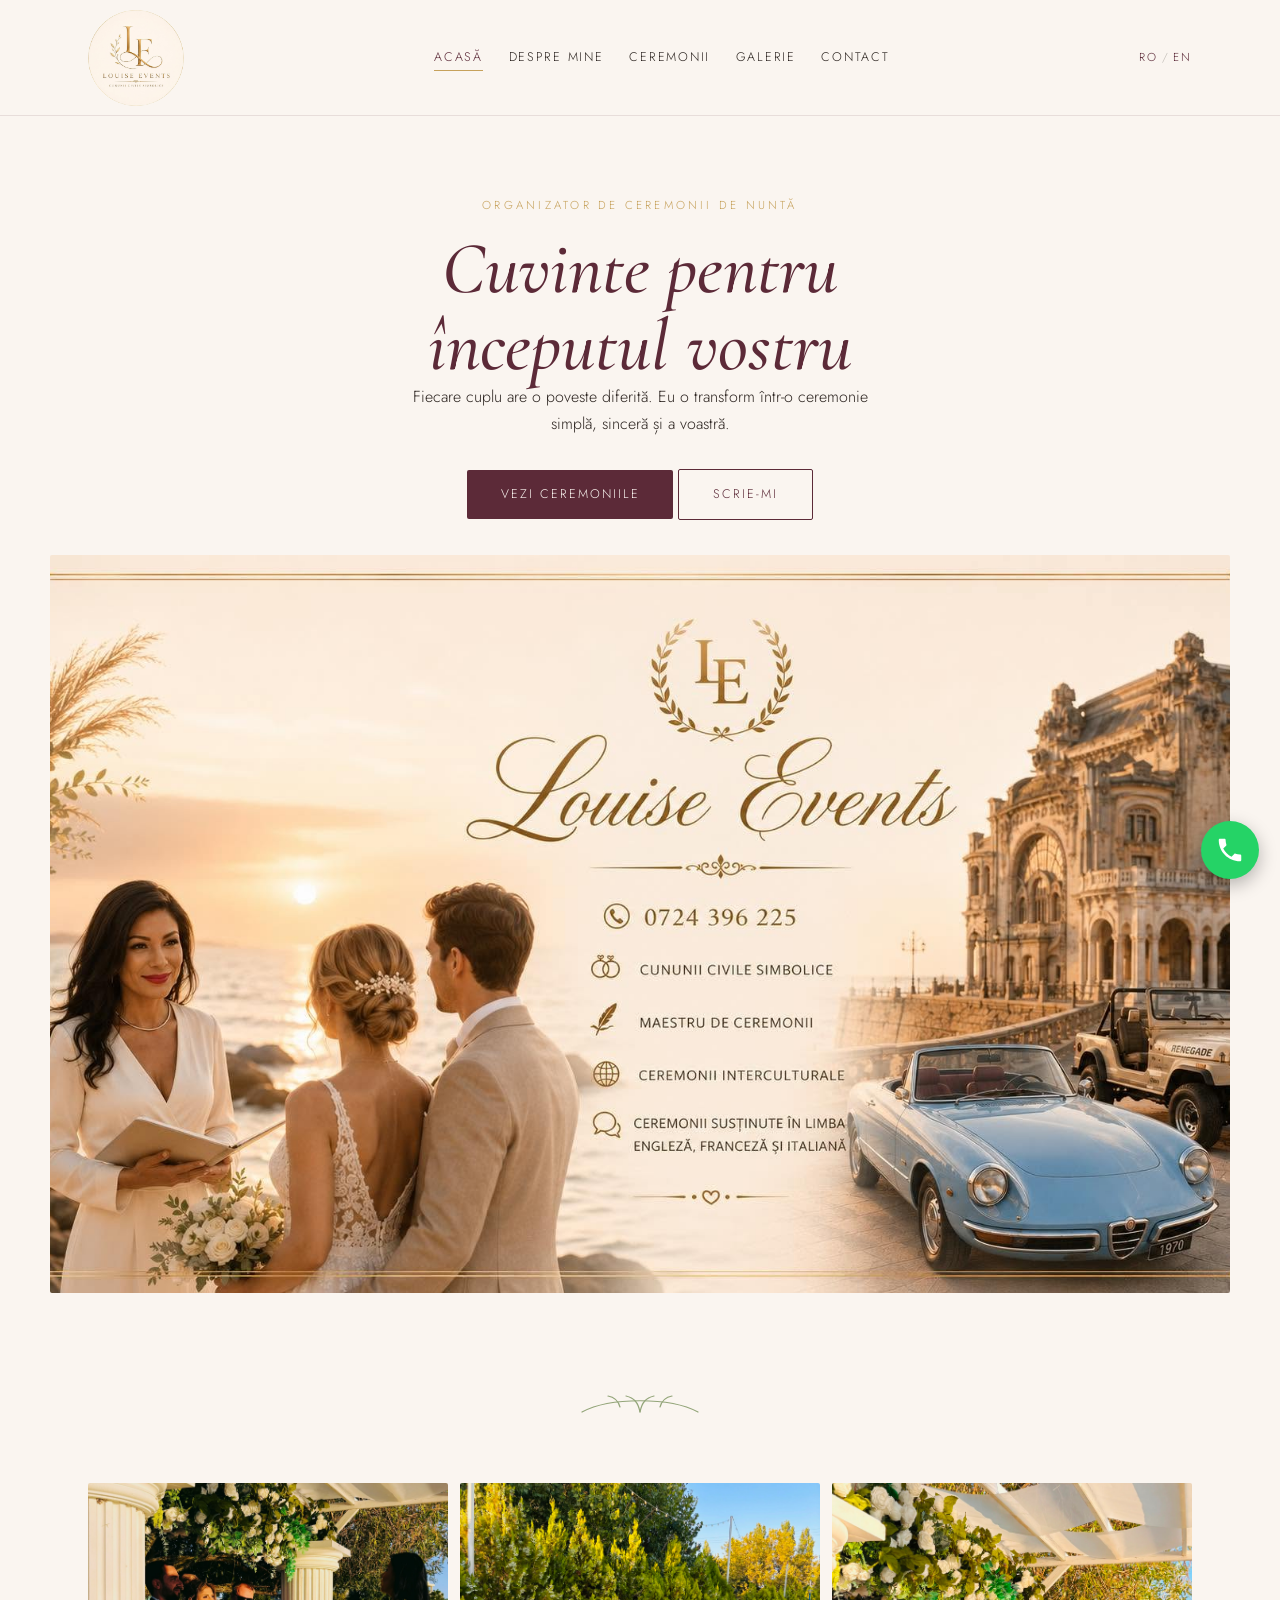
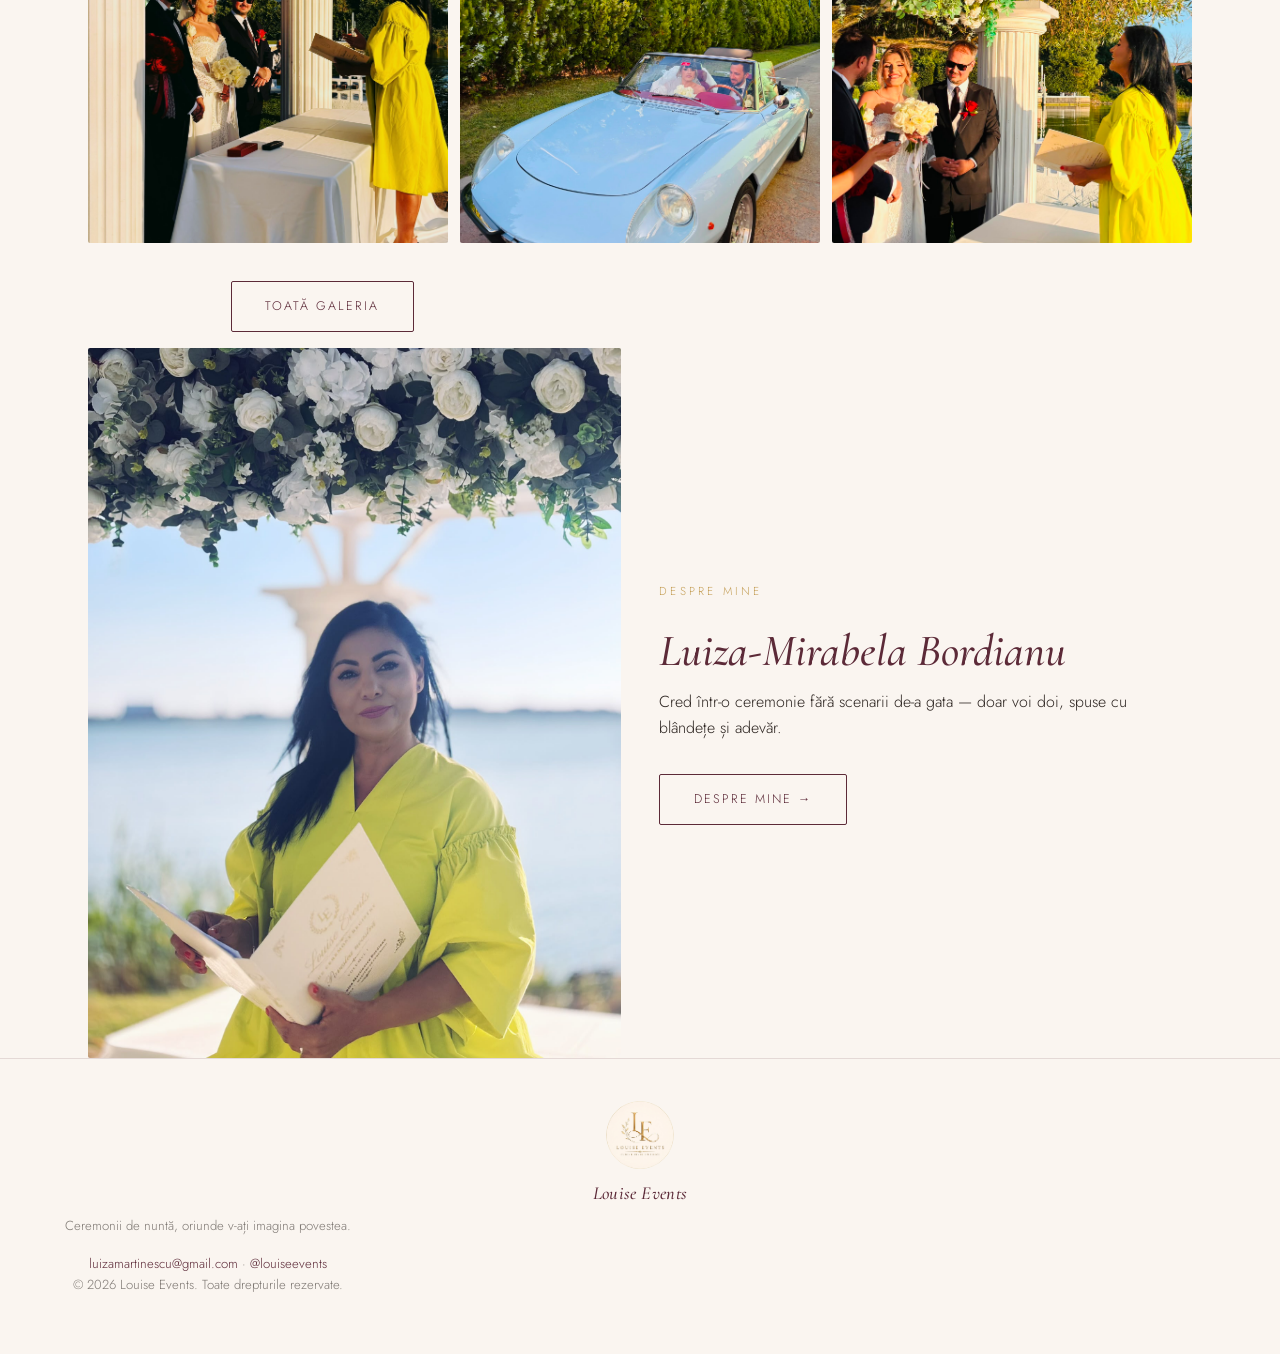
<file: index.html>
<!DOCTYPE html>
<html lang="ro">
<head>
<meta charset="UTF-8">
<meta name="viewport" content="width=device-width, initial-scale=1.0">
<title>Louise Events — Ceremonii de nuntă</title>
<meta name="description" content="Ceremonii de nuntă personalizate, rostite cu suflet — Louise Events.">
<link rel="stylesheet" href="css/style.css">
</head>
<body>

<header class="site">
  <div class="nav-inner">
    <a class="logotype" href="index.html"><img src="photos/louise-events-logo.jpg" alt="Louise Events" class="logo-mark"></a>
    <button class="nav-toggle" aria-label="Meniu" aria-expanded="false">☰</button>
    <nav>
      <ul>
        <li><a class="active" href="index.html">Acasă</a></li>
        <li><a href="despre.html">Despre mine</a></li>
        <li><a href="ceremonii.html">Ceremonii</a></li>
        <li><a href="galerie.html">Galerie</a></li>
        <li><a href="contact.html">Contact</a></li>
      </ul>
    </nav>
    <div class="lang-switch"><a href="index.html">RO</a><span>/</span><a href="en/index.html">EN</a></div>
  </div>
</header>

<main>
  <section class="hero wrap">
    <span class="eyebrow">Organizator de ceremonii de nuntă</span>
    <h1>Cuvinte pentru<br>începutul vostru</h1>
    <p class="center">Fiecare cuplu are o poveste diferită. Eu o transform într-o ceremonie simplă, sinceră și a voastră.</p>
    <div>
      <a class="btn" href="ceremonii.html">Vezi ceremoniile</a>
      <a class="btn ghost" href="contact.html">Scrie-mi</a>
    </div>
    <div class="photo ratio-hero" data-slot="hero-acasa.jpg" data-full="photos/hero-acasa.jpg" style="background-image:url('photos/hero-acasa.jpg'), var(--fallback-grad)"></div>
  </section>

  <div class="sprig" aria-hidden="true">
    <svg viewBox="0 0 120 40" fill="none" stroke="currentColor" stroke-width="1.2" stroke-linecap="round">
      <path d="M2 20 C 30 5, 90 5, 118 20"/>
      <path d="M60 20 C58 10 54 6 46 4"/>
      <path d="M60 20 C62 10 66 6 74 4"/>
      <path d="M40 15 C38 8 34 5 28 4"/>
      <path d="M80 15 C82 8 86 5 92 4"/>
    </svg>
  </div>

  <section class="wrap">
    <div class="gallery-grid">
      <div class="photo ratio-square" data-slot="acasa-teaser-01.jpg" data-full="photos/acasa-teaser-01.jpg" style="background-image:url('photos/acasa-teaser-01.jpg'), var(--fallback-grad)"></div>
      <div class="photo ratio-square" data-slot="acasa-teaser-02.jpg" data-full="photos/acasa-teaser-02.jpg" style="background-image:url('photos/acasa-teaser-02.jpg'), var(--fallback-grad)"></div>
      <div class="photo ratio-square" data-slot="acasa-teaser-03.jpg" data-full="photos/acasa-teaser-03.jpg" style="background-image:url('photos/acasa-teaser-03.jpg'), var(--fallback-grad)"></div>
    </div>
    <p class="center" style="margin-top:1.4rem"><a class="btn ghost" href="galerie.html">Toată galeria</a></p>
  </section>

  <section class="wrap grid grid-2">
    <div class="photo ratio-tall" data-slot="acasa-portret.jpg" data-full="photos/acasa-portret.jpg" style="background-image:url('photos/acasa-portret.jpg'), var(--fallback-grad)"></div>
    <div>
      <span class="eyebrow">Despre mine</span>
      <h2>Luiza-Mirabela Bordianu</h2>
      <p>Cred într-o ceremonie fără scenarii de-a gata — doar voi doi, spuse cu blândețe și adevăr.</p>
      <a class="btn ghost" href="despre.html">Despre mine →</a>
    </div>
  </section>
</main>

<footer class="site">
  <img src="photos/louise-events-logo.jpg" alt="Louise Events" class="logo-mark">
  <span class="logotype">Louise Events</span>
  <p>Ceremonii de nuntă, oriunde v-ați imagina povestea.</p>
  <p class="contact-line"><a href="mailto:luizamartinescu@gmail.com">luizamartinescu@gmail.com</a> · <a href="https://www.facebook.com/profile.php?id=61591984422690" target="_blank" rel="noopener">@louiseevents</a></p>
  <p>© 2026 Louise Events. Toate drepturile rezervate.</p>
</footer>

<script src="js/nav.js"></script>
<script src="js/lightbox.js"></script>
<a class="whatsapp-float" href="https://wa.me/40724396225?text=Buna!%20As%20vrea%20sa%20aflu%20mai%20multe%20despre%20ceremoniile%20Louise%20Events." target="_blank" rel="noopener" aria-label="Scrie pe WhatsApp"><svg viewBox="0 0 24 24" fill="white" aria-hidden="true"><path d="M6.6 10.8c1.4 2.8 3.8 5.1 6.6 6.6l2.2-2.2c.3-.3.7-.4 1-.2 1.1.4 2.3.6 3.6.6.6 0 1 .4 1 1V20c0 .6-.4 1-1 1C10.6 21 3 13.4 3 4c0-.6.4-1 1-1h3.5c.6 0 1 .4 1 1 0 1.3.2 2.5.6 3.6.1.3 0 .7-.2 1L6.6 10.8z"/></svg></a>
</body>
</html>
</file>
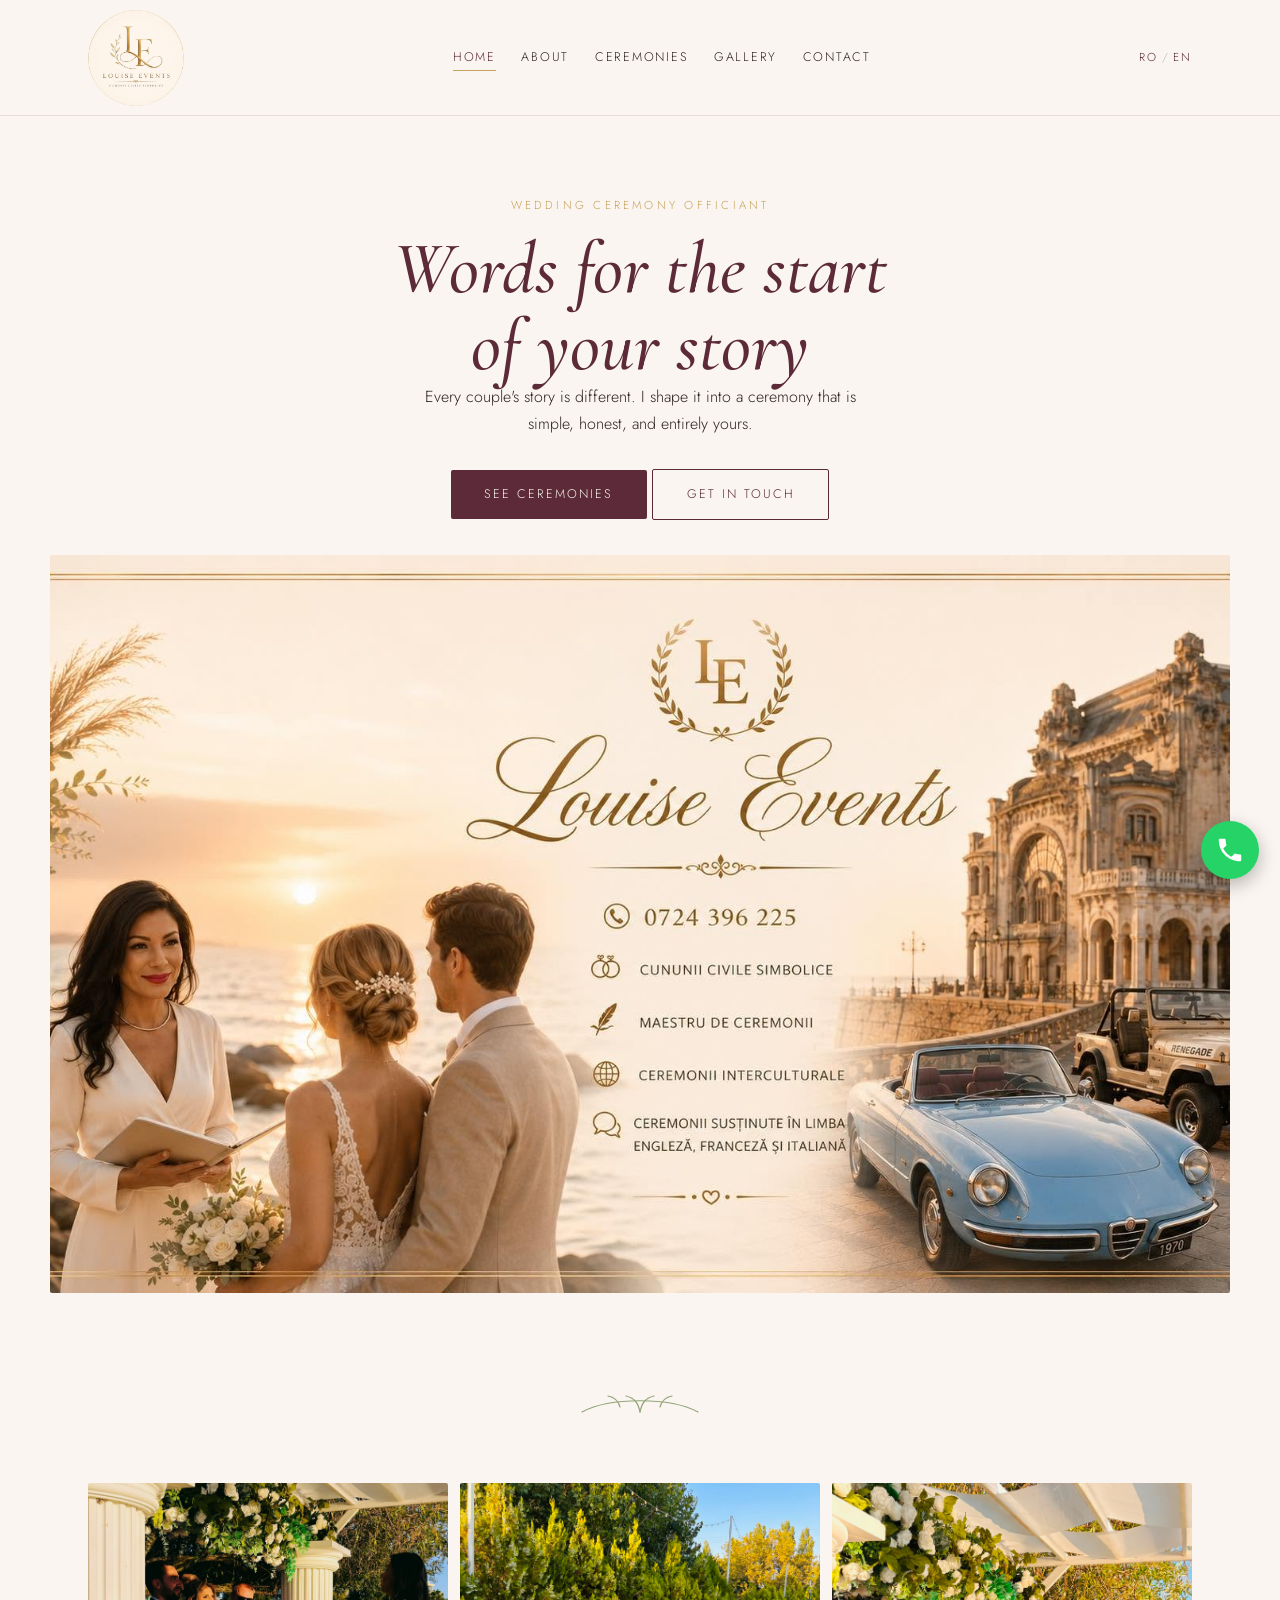
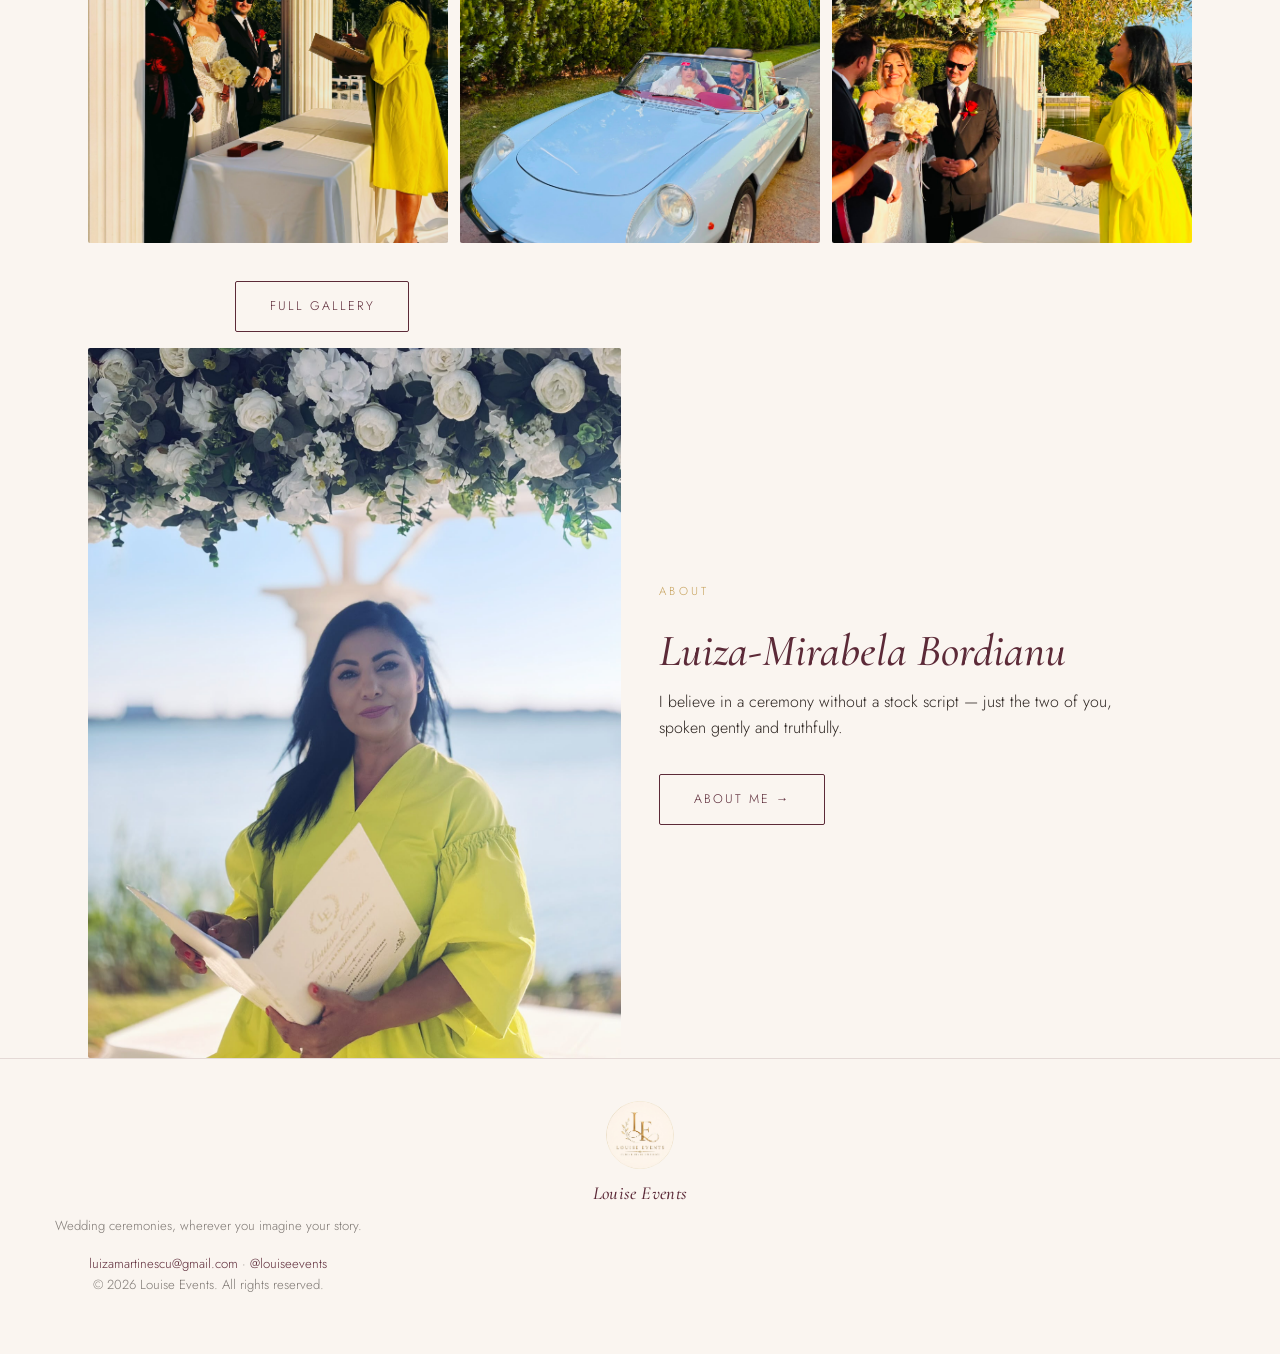
<file: en/index.html>
<!DOCTYPE html>
<html lang="en">
<head>
<meta charset="UTF-8">
<meta name="viewport" content="width=device-width, initial-scale=1.0">
<title>Louise Events — Wedding Ceremonies</title>
<meta name="description" content="Personalised wedding ceremonies, spoken from the heart — Louise Events.">
<link rel="stylesheet" href="../css/style.css">
</head>
<body>

<header class="site">
  <div class="nav-inner">
    <a class="logotype" href="index.html"><img src="../photos/louise-events-logo.jpg" alt="Louise Events" class="logo-mark"></a>
    <button class="nav-toggle" aria-label="Menu" aria-expanded="false">☰</button>
    <nav>
      <ul>
        <li><a class="active" href="index.html">Home</a></li>
        <li><a href="about.html">About</a></li>
        <li><a href="ceremonies.html">Ceremonies</a></li>
        <li><a href="gallery.html">Gallery</a></li>
        <li><a href="contact.html">Contact</a></li>
      </ul>
    </nav>
    <div class="lang-switch"><a href="../index.html">RO</a><span>/</span><a href="index.html">EN</a></div>
  </div>
</header>

<main>
  <section class="hero wrap">
    <span class="eyebrow">Wedding Ceremony Officiant</span>
    <h1>Words for the start<br>of your story</h1>
    <p class="center">Every couple's story is different. I shape it into a ceremony that is simple, honest, and entirely yours.</p>
    <div>
      <a class="btn" href="ceremonies.html">See ceremonies</a>
      <a class="btn ghost" href="contact.html">Get in touch</a>
    </div>
    <div class="photo ratio-hero" data-slot="hero-acasa.jpg" data-full="../photos/hero-acasa.jpg" style="background-image:url('../photos/hero-acasa.jpg'), var(--fallback-grad)"></div>
  </section>

  <div class="sprig" aria-hidden="true">
    <svg viewBox="0 0 120 40" fill="none" stroke="currentColor" stroke-width="1.2" stroke-linecap="round">
      <path d="M2 20 C 30 5, 90 5, 118 20"/>
      <path d="M60 20 C58 10 54 6 46 4"/>
      <path d="M60 20 C62 10 66 6 74 4"/>
      <path d="M40 15 C38 8 34 5 28 4"/>
      <path d="M80 15 C82 8 86 5 92 4"/>
    </svg>
  </div>

  <section class="wrap">
    <div class="gallery-grid">
      <div class="photo ratio-square" data-slot="acasa-teaser-01.jpg" data-full="../photos/acasa-teaser-01.jpg" style="background-image:url('../photos/acasa-teaser-01.jpg'), var(--fallback-grad)"></div>
      <div class="photo ratio-square" data-slot="acasa-teaser-02.jpg" data-full="../photos/acasa-teaser-02.jpg" style="background-image:url('../photos/acasa-teaser-02.jpg'), var(--fallback-grad)"></div>
      <div class="photo ratio-square" data-slot="acasa-teaser-03.jpg" data-full="../photos/acasa-teaser-03.jpg" style="background-image:url('../photos/acasa-teaser-03.jpg'), var(--fallback-grad)"></div>
    </div>
    <p class="center" style="margin-top:1.4rem"><a class="btn ghost" href="gallery.html">Full gallery</a></p>
  </section>

  <section class="wrap grid grid-2">
    <div class="photo ratio-tall" data-slot="acasa-portret.jpg" data-full="../photos/acasa-portret.jpg" style="background-image:url('../photos/acasa-portret.jpg'), var(--fallback-grad)"></div>
    <div>
      <span class="eyebrow">About</span>
      <h2>Luiza-Mirabela Bordianu</h2>
      <p>I believe in a ceremony without a stock script — just the two of you, spoken gently and truthfully.</p>
      <a class="btn ghost" href="about.html">About me →</a>
    </div>
  </section>
</main>

<footer class="site">
  <img src="../photos/louise-events-logo.jpg" alt="Louise Events" class="logo-mark">
  <span class="logotype">Louise Events</span>
  <p>Wedding ceremonies, wherever you imagine your story.</p>
  <p class="contact-line"><a href="mailto:luizamartinescu@gmail.com">luizamartinescu@gmail.com</a> · <a href="https://www.facebook.com/profile.php?id=61591984422690" target="_blank" rel="noopener">@louiseevents</a></p>
  <p>© 2026 Louise Events. All rights reserved.</p>
</footer>

<script src="../js/nav.js"></script>
<script src="../js/lightbox.js"></script>
<a class="whatsapp-float" href="https://wa.me/40724396225?text=Hello!%20I%20would%20like%20to%20find%20out%20more%20about%20Louise%20Events%20ceremonies." target="_blank" rel="noopener" aria-label="Message on WhatsApp"><svg viewBox="0 0 24 24" fill="white" aria-hidden="true"><path d="M6.6 10.8c1.4 2.8 3.8 5.1 6.6 6.6l2.2-2.2c.3-.3.7-.4 1-.2 1.1.4 2.3.6 3.6.6.6 0 1 .4 1 1V20c0 .6-.4 1-1 1C10.6 21 3 13.4 3 4c0-.6.4-1 1-1h3.5c.6 0 1 .4 1 1 0 1.3.2 2.5.6 3.6.1.3 0 .7-.2 1L6.6 10.8z"/></svg></a>
</body>
</html>
</file>
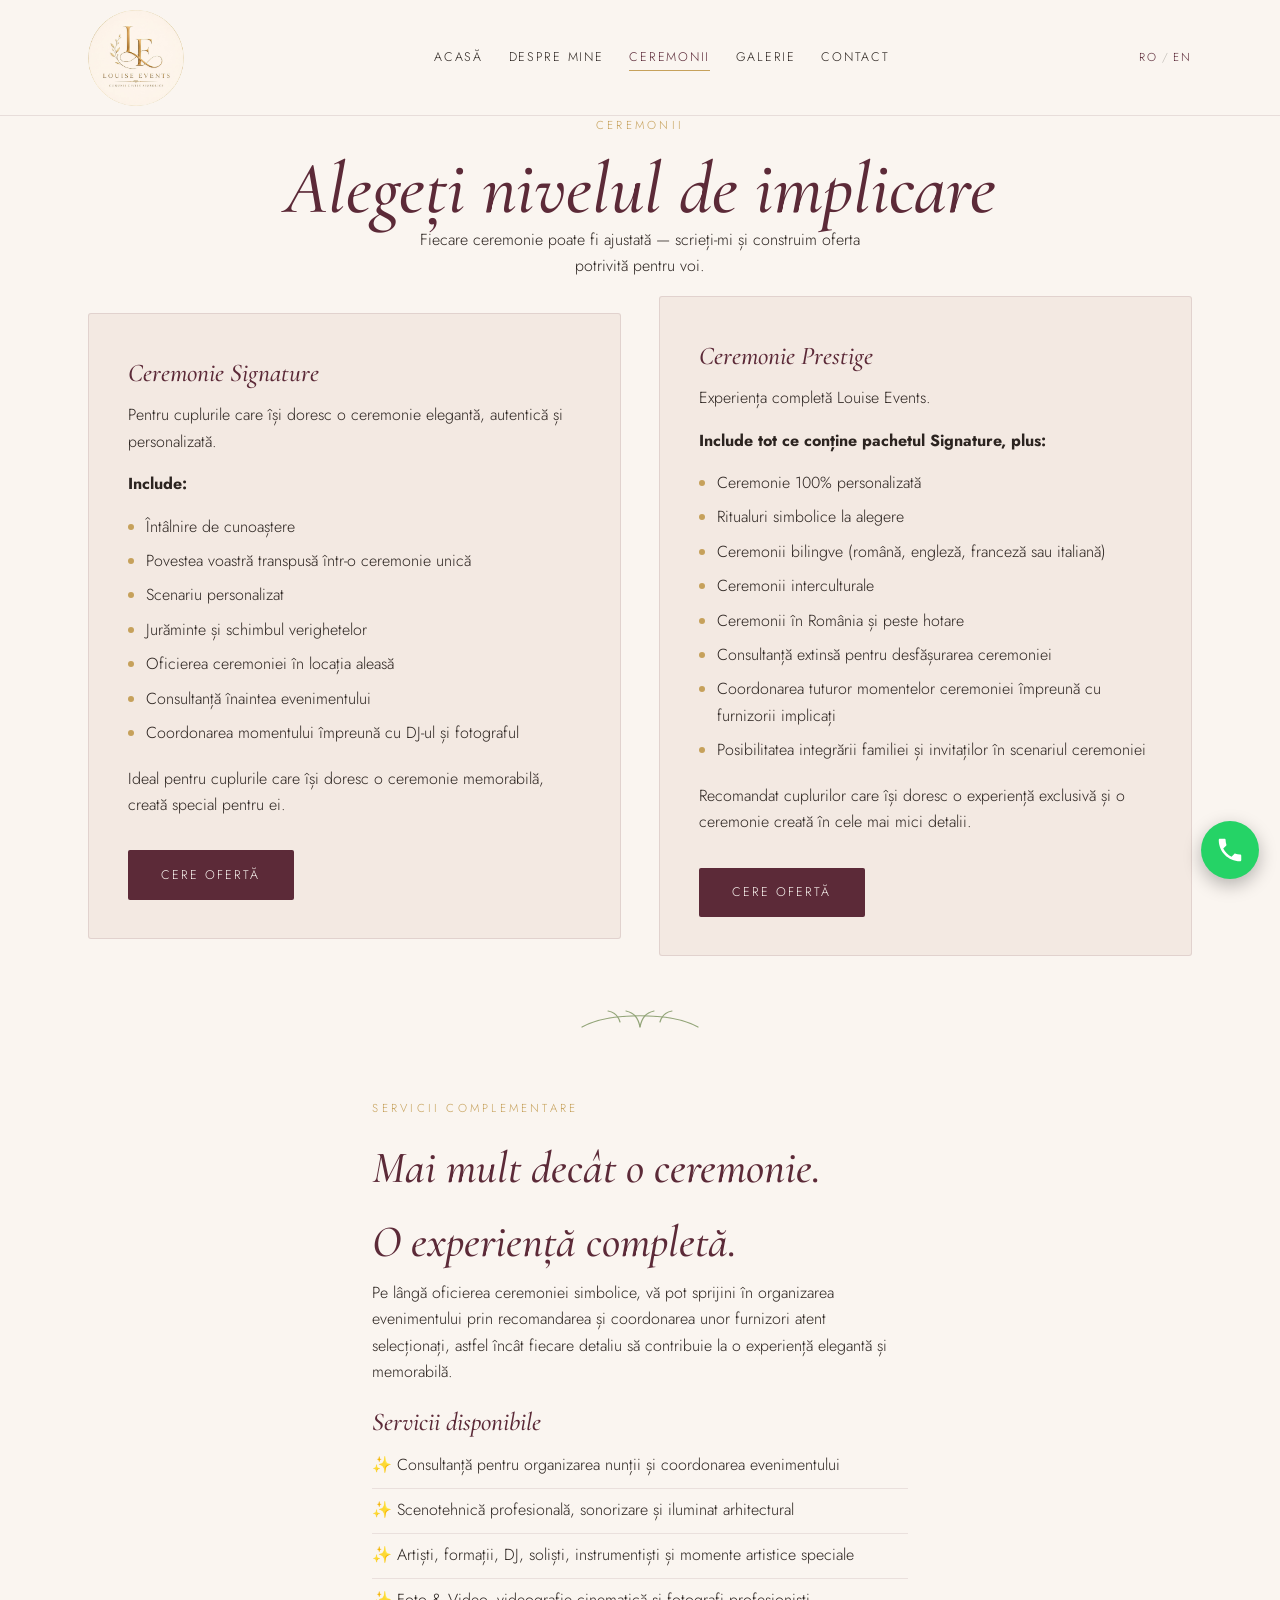
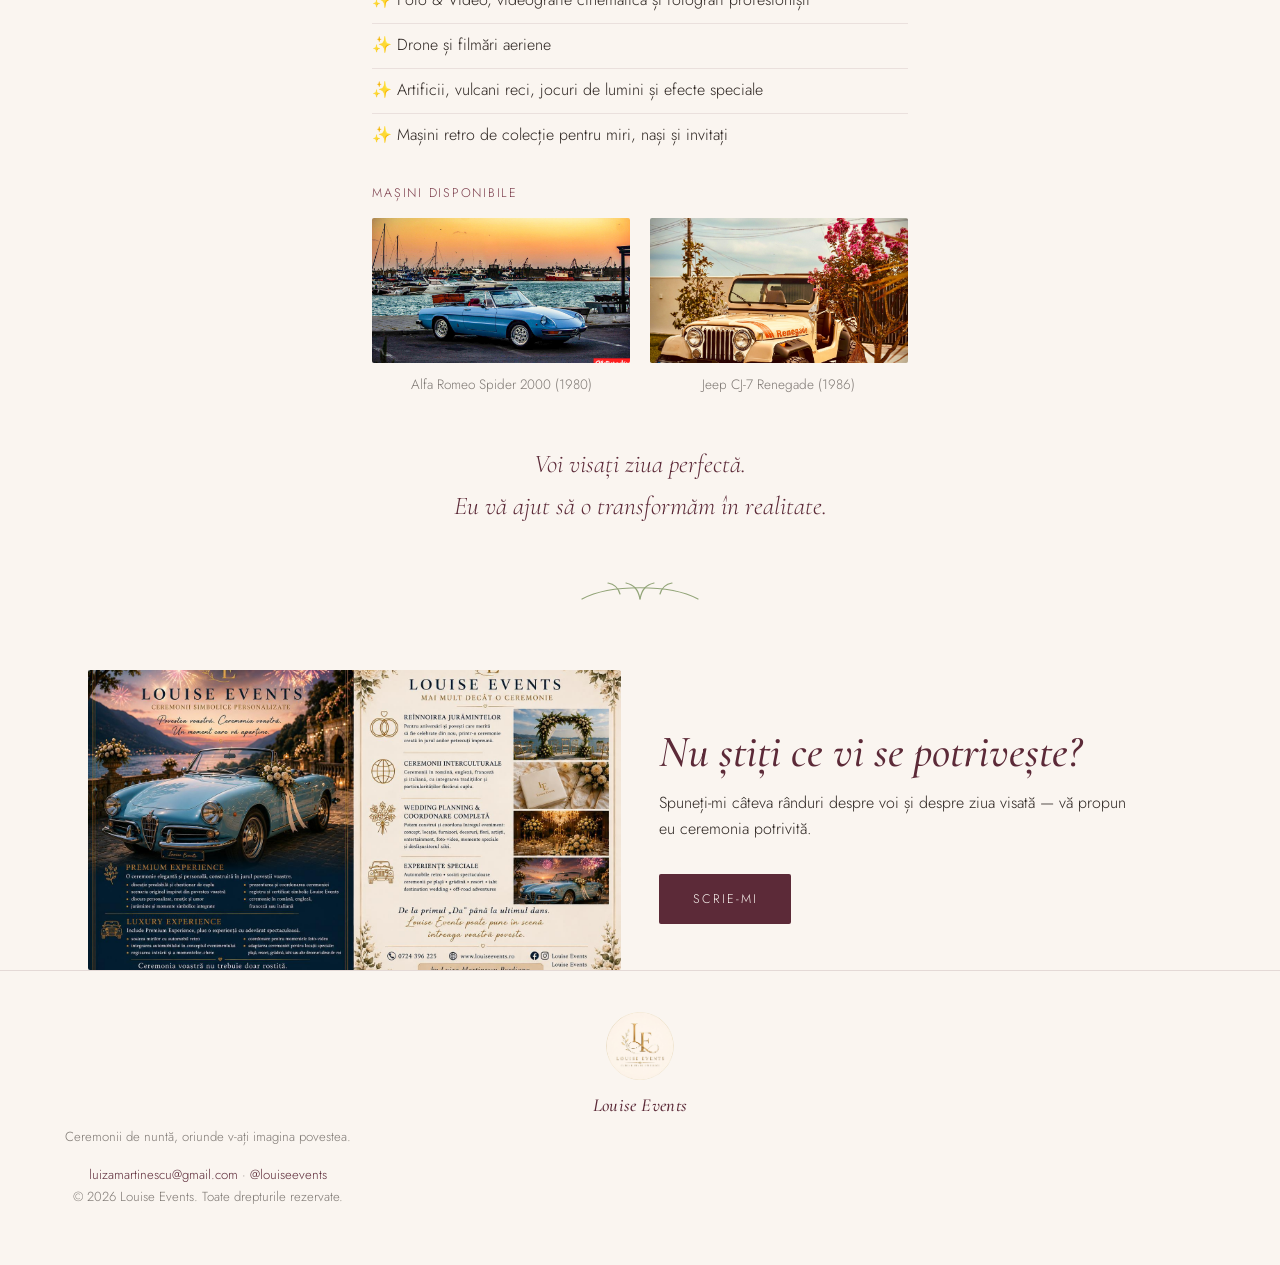
<file: ceremonii.html>
<!DOCTYPE html>
<html lang="ro">
<head>
<meta charset="UTF-8">
<meta name="viewport" content="width=device-width, initial-scale=1.0">
<title>Ceremonii — Louise Events</title>
<link rel="stylesheet" href="css/style.css">
</head>
<body>

<header class="site">
  <div class="nav-inner">
    <a class="logotype" href="index.html"><img src="photos/louise-events-logo.jpg" alt="Louise Events" class="logo-mark"></a>
    <button class="nav-toggle" aria-label="Meniu" aria-expanded="false">☰</button>
    <nav>
      <ul>
        <li><a href="index.html">Acasă</a></li>
        <li><a href="despre.html">Despre mine</a></li>
        <li><a class="active" href="ceremonii.html">Ceremonii</a></li>
        <li><a href="galerie.html">Galerie</a></li>
        <li><a href="contact.html">Contact</a></li>
      </ul>
    </nav>
    <div class="lang-switch"><a href="ceremonii.html">RO</a><span>/</span><a href="en/ceremonies.html">EN</a></div>
  </div>
</header>

<main>
  <section class="wrap center">
    <span class="eyebrow">Ceremonii</span>
    <h1>Alegeți nivelul de implicare</h1>
    <p class="center">Fiecare ceremonie poate fi ajustată — scrieți-mi și construim oferta potrivită pentru voi.</p>
  </section>

  <section class="wrap grid grid-2">
    <div class="card">
      <h3>Ceremonie Signature</h3>
      <p>Pentru cuplurile care își doresc o ceremonie elegantă, autentică și personalizată.</p>
      <p><strong>Include:</strong></p>
      <ul>
        <li>Întâlnire de cunoaștere</li>
        <li>Povestea voastră transpusă într-o ceremonie unică</li>
        <li>Scenariu personalizat</li>
        <li>Jurăminte și schimbul verighetelor</li>
        <li>Oficierea ceremoniei în locația aleasă</li>
        <li>Consultanță înaintea evenimentului</li>
        <li>Coordonarea momentului împreună cu DJ-ul și fotograful</li>
      </ul>
      <p>Ideal pentru cuplurile care își doresc o ceremonie memorabilă, creată special pentru ei.</p>
      <a class="btn" href="contact.html">Cere ofertă</a>
    </div>
    <div class="card">
      <h3>Ceremonie Prestige</h3>
      <p>Experiența completă Louise Events.</p>
      <p><strong>Include tot ce conține pachetul Signature, plus:</strong></p>
      <ul>
        <li>Ceremonie 100% personalizată</li>
        <li>Ritualuri simbolice la alegere</li>
        <li>Ceremonii bilingve (română, engleză, franceză sau italiană)</li>
        <li>Ceremonii interculturale</li>
        <li>Ceremonii în România și peste hotare</li>
        <li>Consultanță extinsă pentru desfășurarea ceremoniei</li>
        <li>Coordonarea tuturor momentelor ceremoniei împreună cu furnizorii implicați</li>
        <li>Posibilitatea integrării familiei și invitaților în scenariul ceremoniei</li>
      </ul>
      <p>Recomandat cuplurilor care își doresc o experiență exclusivă și o ceremonie creată în cele mai mici detalii.</p>
      <a class="btn" href="contact.html">Cere ofertă</a>
    </div>
  </section>

  <div class="sprig" aria-hidden="true">
    <svg viewBox="0 0 120 40" fill="none" stroke="currentColor" stroke-width="1.2" stroke-linecap="round">
      <path d="M2 20 C 30 5, 90 5, 118 20"/>
      <path d="M60 20 C58 10 54 6 46 4"/>
      <path d="M60 20 C62 10 66 6 74 4"/>
      <path d="M40 15 C38 8 34 5 28 4"/>
      <path d="M80 15 C82 8 86 5 92 4"/>
    </svg>
  </div>

  <section class="wrap prose">
    <span class="eyebrow">Servicii complementare</span>
    <h2>Mai mult decât o ceremonie.<br>O experiență completă.</h2>
    <p>Pe lângă oficierea ceremoniei simbolice, vă pot sprijini în organizarea evenimentului prin recomandarea și coordonarea unor furnizori atent selecționați, astfel încât fiecare detaliu să contribuie la o experiență elegantă și memorabilă.</p>
    <h3>Servicii disponibile</h3>
    <ul class="service-list">
      <li>✨ Consultanță pentru organizarea nunții și coordonarea evenimentului</li>
      <li>✨ Scenotehnică profesională, sonorizare și iluminat arhitectural</li>
      <li>✨ Artiști, formații, DJ, soliști, instrumentiști și momente artistice speciale</li>
      <li>✨ Foto &amp; Video, videografie cinematică și fotografi profesioniști</li>
      <li>✨ Drone și filmări aeriene</li>
      <li>✨ Artificii, vulcani reci, jocuri de lumini și efecte speciale</li>
      <li>✨ Mașini retro de colecție pentru miri, nași și invitați</li>
    </ul>

    <div class="car-options">
      <span class="car-options-label">Mașini disponibile</span>
      <div class="car-options-grid">
        <div>
          <div class="photo ratio-wide" data-slot="masina-alfa-romeo-spider-1980.jpg" data-full="photos/masina-alfa-romeo-spider-1980.jpg" style="background-image:url('photos/masina-alfa-romeo-spider-1980.jpg'), var(--fallback-grad)"></div>
          <p class="car-caption">Alfa Romeo Spider 2000 (1980)</p>
        </div>
        <div>
          <div class="photo ratio-wide" data-slot="masina-jeep-cj7-1986.jpg" data-full="photos/masina-jeep-cj7-1986.jpg" style="background-image:url('photos/masina-jeep-cj7-1986.jpg'), var(--fallback-grad)"></div>
          <p class="car-caption">Jeep CJ-7 Renegade (1986)</p>
        </div>
      </div>
    </div>
  </section>

  <section class="wrap center">
    <p class="closing-line">Voi visați ziua perfectă.<br>Eu vă ajut să o transformăm în realitate.</p>
  </section>

  <div class="sprig" aria-hidden="true">
    <svg viewBox="0 0 120 40" fill="none" stroke="currentColor" stroke-width="1.2" stroke-linecap="round">
      <path d="M2 20 C 30 5, 90 5, 118 20"/>
      <path d="M60 20 C58 10 54 6 46 4"/>
      <path d="M60 20 C62 10 66 6 74 4"/>
      <path d="M40 15 C38 8 34 5 28 4"/>
      <path d="M80 15 C82 8 86 5 92 4"/>
    </svg>
  </div>

  <section class="wrap grid grid-2">
    <div class="photo ratio-wide" data-slot="pachet-detaliu.jpg" data-full="photos/pachet-detaliu.jpg" style="background-image:url('photos/pachet-detaliu.jpg'), var(--fallback-grad)"></div>
    <div>
      <h2>Nu știți ce vi se potrivește?</h2>
      <p>Spuneți-mi câteva rânduri despre voi și despre ziua visată — vă propun eu ceremonia potrivită.</p>
      <a class="btn" href="contact.html">Scrie-mi</a>
    </div>
  </section>
</main>

<footer class="site">
  <img src="photos/louise-events-logo.jpg" alt="Louise Events" class="logo-mark">
  <span class="logotype">Louise Events</span>
  <p>Ceremonii de nuntă, oriunde v-ați imagina povestea.</p>
  <p class="contact-line"><a href="mailto:luizamartinescu@gmail.com">luizamartinescu@gmail.com</a> · <a href="https://www.facebook.com/profile.php?id=61591984422690" target="_blank" rel="noopener">@louiseevents</a></p>
  <p>© 2026 Louise Events. Toate drepturile rezervate.</p>
</footer>

<script src="js/nav.js"></script>
<script src="js/lightbox.js"></script>
<a class="whatsapp-float" href="https://wa.me/40724396225?text=Buna!%20As%20vrea%20sa%20aflu%20mai%20multe%20despre%20ceremoniile%20Louise%20Events." target="_blank" rel="noopener" aria-label="Scrie pe WhatsApp"><svg viewBox="0 0 24 24" fill="white" aria-hidden="true"><path d="M6.6 10.8c1.4 2.8 3.8 5.1 6.6 6.6l2.2-2.2c.3-.3.7-.4 1-.2 1.1.4 2.3.6 3.6.6.6 0 1 .4 1 1V20c0 .6-.4 1-1 1C10.6 21 3 13.4 3 4c0-.6.4-1 1-1h3.5c.6 0 1 .4 1 1 0 1.3.2 2.5.6 3.6.1.3 0 .7-.2 1L6.6 10.8z"/></svg></a>
</body>
</html>
</file>
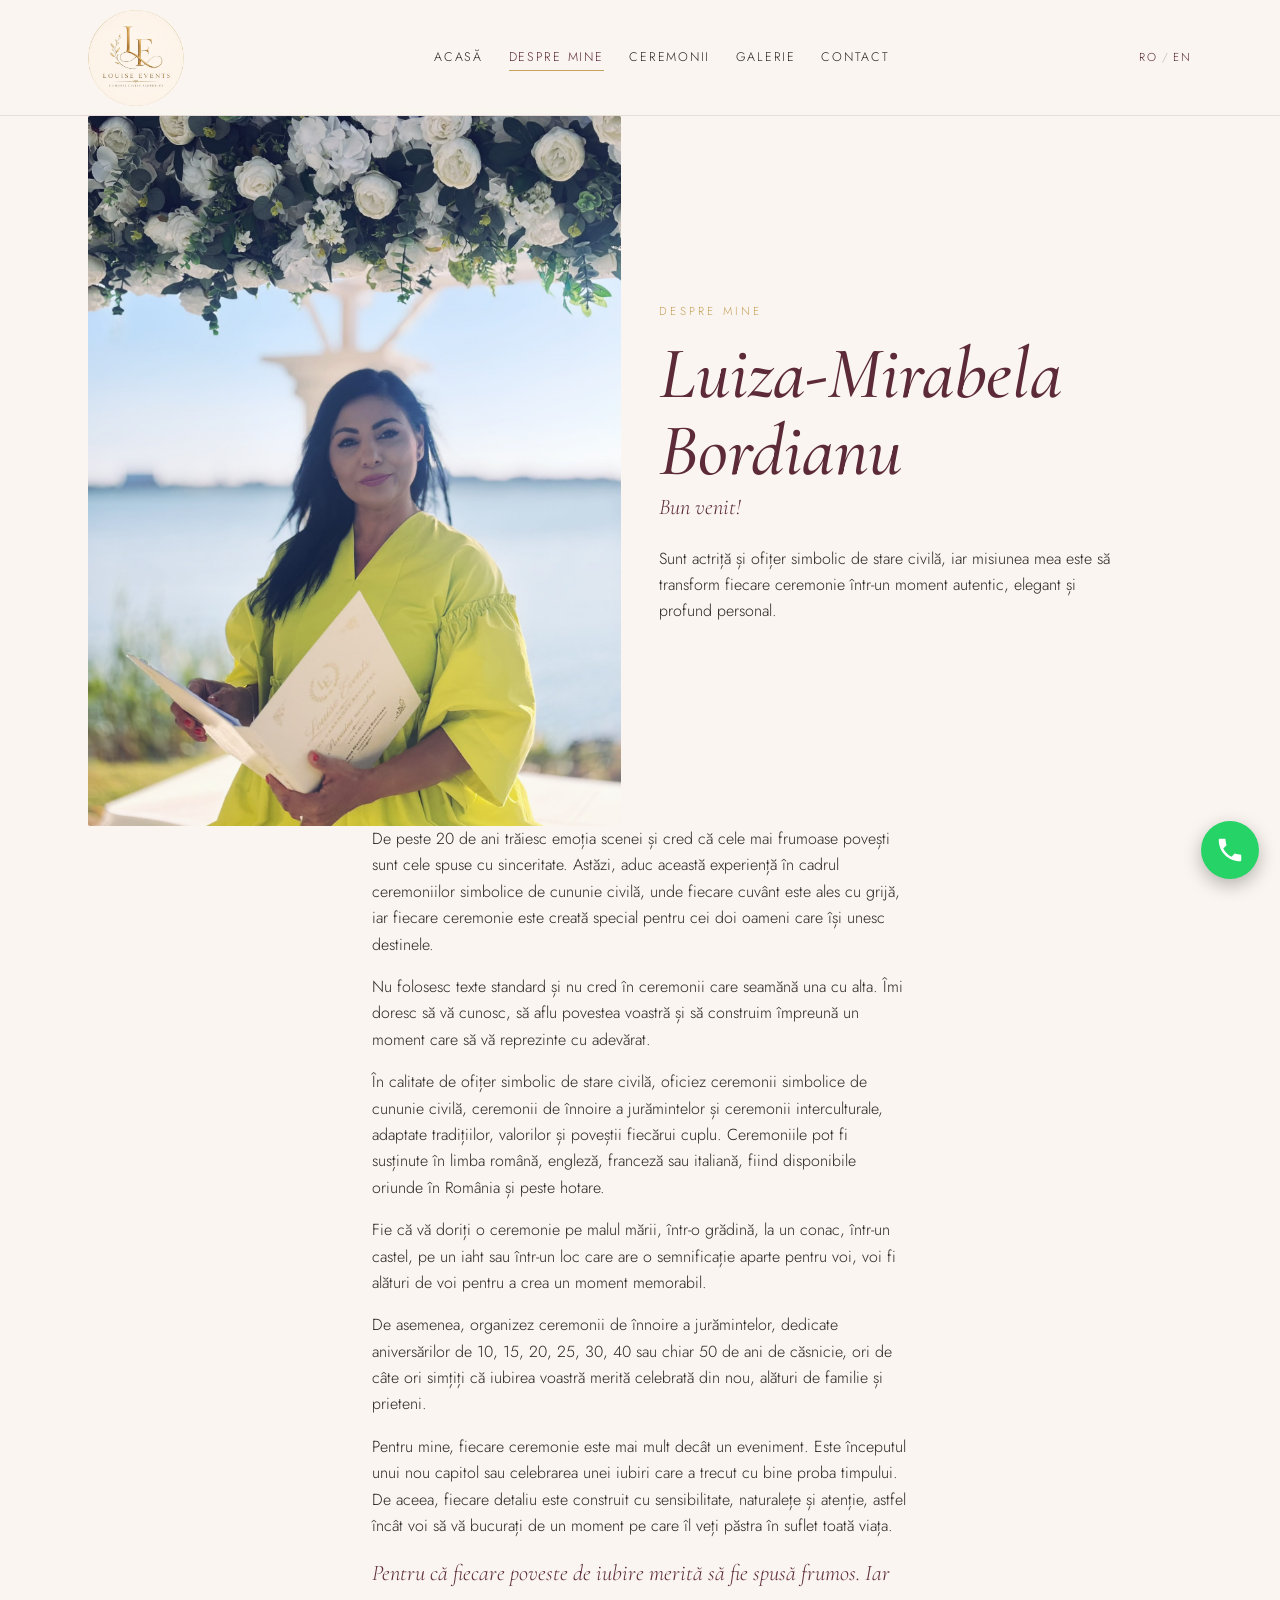
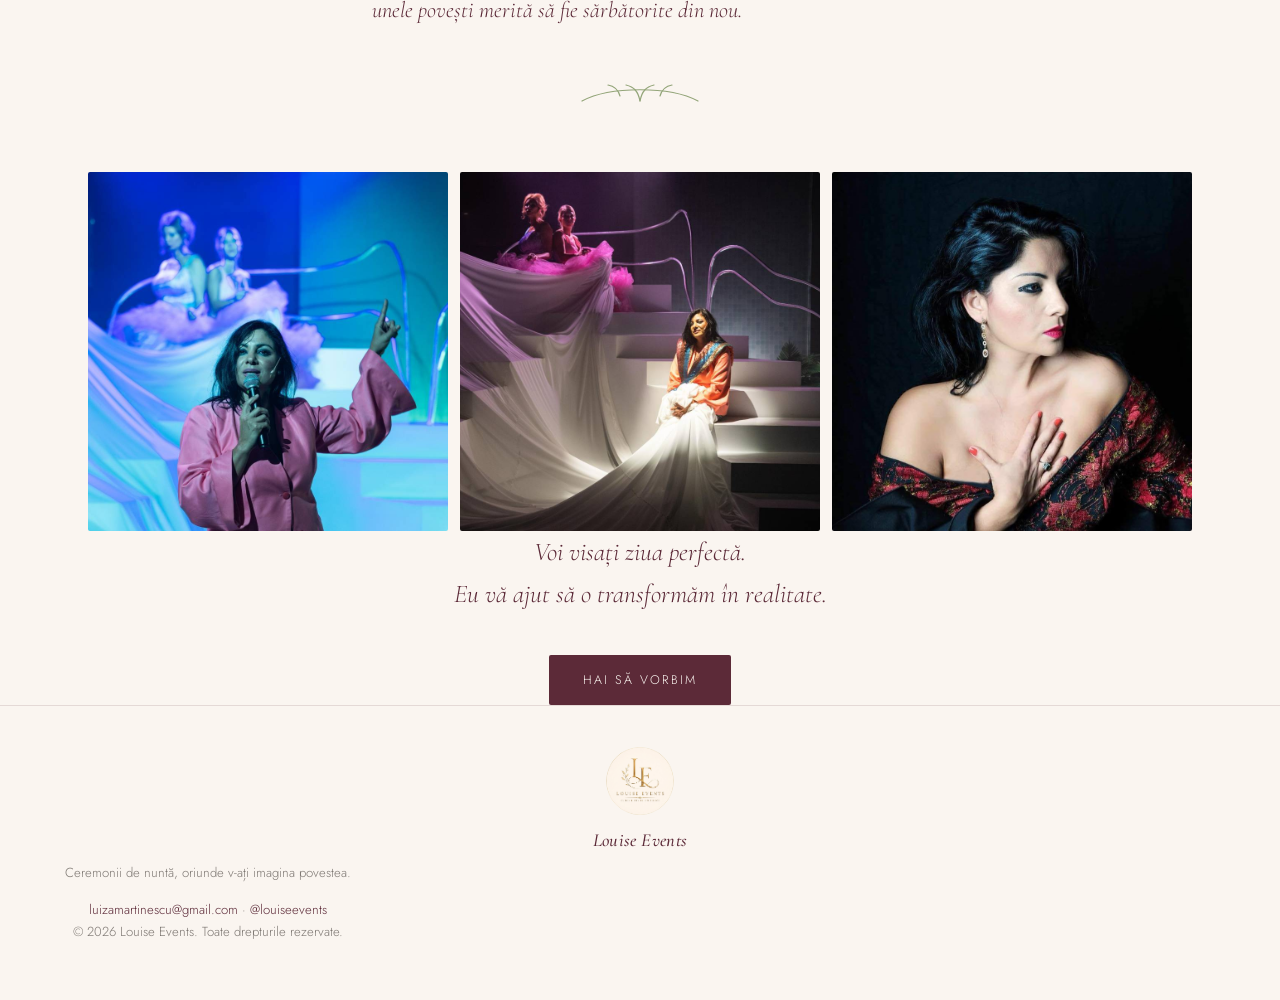
<file: despre.html>
<!DOCTYPE html>
<html lang="ro">
<head>
<meta charset="UTF-8">
<meta name="viewport" content="width=device-width, initial-scale=1.0">
<title>Despre mine — Louise Events</title>
<link rel="stylesheet" href="css/style.css">
</head>
<body>

<header class="site">
  <div class="nav-inner">
    <a class="logotype" href="index.html"><img src="photos/louise-events-logo.jpg" alt="Louise Events" class="logo-mark"></a>
    <button class="nav-toggle" aria-label="Meniu" aria-expanded="false">☰</button>
    <nav>
      <ul>
        <li><a href="index.html">Acasă</a></li>
        <li><a class="active" href="despre.html">Despre mine</a></li>
        <li><a href="ceremonii.html">Ceremonii</a></li>
        <li><a href="galerie.html">Galerie</a></li>
        <li><a href="contact.html">Contact</a></li>
      </ul>
    </nav>
    <div class="lang-switch"><a href="despre.html">RO</a><span>/</span><a href="en/about.html">EN</a></div>
  </div>
</header>

<main>
  <section class="wrap grid grid-2">
    <div class="photo ratio-tall" data-slot="despre-portret.jpg" data-full="photos/despre-portret.jpg" style="background-image:url('photos/despre-portret.jpg'), var(--fallback-grad)"></div>
    <div>
      <span class="eyebrow">Despre mine</span>
      <h1>Luiza-Mirabela Bordianu</h1>
      <p class="lead">Bun venit!</p>
      <p>Sunt actriță și ofițer simbolic de stare civilă, iar misiunea mea este să transform fiecare ceremonie într-un moment autentic, elegant și profund personal.</p>
    </div>
  </section>

  <section class="wrap prose">
    <p>De peste 20 de ani trăiesc emoția scenei și cred că cele mai frumoase povești sunt cele spuse cu sinceritate. Astăzi, aduc această experiență în cadrul ceremoniilor simbolice de cununie civilă, unde fiecare cuvânt este ales cu grijă, iar fiecare ceremonie este creată special pentru cei doi oameni care își unesc destinele.</p>
    <p>Nu folosesc texte standard și nu cred în ceremonii care seamănă una cu alta. Îmi doresc să vă cunosc, să aflu povestea voastră și să construim împreună un moment care să vă reprezinte cu adevărat.</p>
    <p>În calitate de ofițer simbolic de stare civilă, oficiez ceremonii simbolice de cununie civilă, ceremonii de înnoire a jurămintelor și ceremonii interculturale, adaptate tradițiilor, valorilor și poveștii fiecărui cuplu. Ceremoniile pot fi susținute în limba română, engleză, franceză sau italiană, fiind disponibile oriunde în România și peste hotare.</p>
    <p>Fie că vă doriți o ceremonie pe malul mării, într-o grădină, la un conac, într-un castel, pe un iaht sau într-un loc care are o semnificație aparte pentru voi, voi fi alături de voi pentru a crea un moment memorabil.</p>
    <p>De asemenea, organizez ceremonii de înnoire a jurămintelor, dedicate aniversărilor de 10, 15, 20, 25, 30, 40 sau chiar 50 de ani de căsnicie, ori de câte ori simțiți că iubirea voastră merită celebrată din nou, alături de familie și prieteni.</p>
    <p>Pentru mine, fiecare ceremonie este mai mult decât un eveniment. Este începutul unui nou capitol sau celebrarea unei iubiri care a trecut cu bine proba timpului. De aceea, fiecare detaliu este construit cu sensibilitate, naturalețe și atenție, astfel încât voi să vă bucurați de un moment pe care îl veți păstra în suflet toată viața.</p>
    <p class="lead">Pentru că fiecare poveste de iubire merită să fie spusă frumos. Iar unele povești merită să fie sărbătorite din nou.</p>
  </section>

  <div class="sprig" aria-hidden="true">
    <svg viewBox="0 0 120 40" fill="none" stroke="currentColor" stroke-width="1.2" stroke-linecap="round">
      <path d="M2 20 C 30 5, 90 5, 118 20"/>
      <path d="M60 20 C58 10 54 6 46 4"/>
      <path d="M60 20 C62 10 66 6 74 4"/>
      <path d="M40 15 C38 8 34 5 28 4"/>
      <path d="M80 15 C82 8 86 5 92 4"/>
    </svg>
  </div>

  <section class="wrap">
    <div class="gallery-grid">
      <div class="photo ratio-square" data-slot="despre-detaliu-01.jpg" data-full="photos/despre-detaliu-01.jpg" style="background-image:url('photos/despre-detaliu-01.jpg'), var(--fallback-grad)"></div>
      <div class="photo ratio-square" data-slot="despre-detaliu-02.jpg" data-full="photos/despre-detaliu-02.jpg" style="background-image:url('photos/despre-detaliu-02.jpg'), var(--fallback-grad)"></div>
      <div class="photo ratio-square" data-slot="despre-detaliu-03.jpg" data-full="photos/despre-detaliu-03.jpg" style="background-image:url('photos/despre-detaliu-03.jpg'), var(--fallback-grad)"></div>
    </div>
  </section>

  <section class="wrap center">
    <p class="closing-line">Voi visați ziua perfectă.<br>Eu vă ajut să o transformăm în realitate.</p>
    <a class="btn" href="contact.html" style="margin-top:1.5rem">Hai să vorbim</a>
  </section>
</main>

<footer class="site">
  <img src="photos/louise-events-logo.jpg" alt="Louise Events" class="logo-mark">
  <span class="logotype">Louise Events</span>
  <p>Ceremonii de nuntă, oriunde v-ați imagina povestea.</p>
  <p class="contact-line"><a href="mailto:luizamartinescu@gmail.com">luizamartinescu@gmail.com</a> · <a href="https://www.facebook.com/profile.php?id=61591984422690" target="_blank" rel="noopener">@louiseevents</a></p>
  <p>© 2026 Louise Events. Toate drepturile rezervate.</p>
</footer>

<script src="js/nav.js"></script>
<script src="js/lightbox.js"></script>
<a class="whatsapp-float" href="https://wa.me/40724396225?text=Buna!%20As%20vrea%20sa%20aflu%20mai%20multe%20despre%20ceremoniile%20Louise%20Events." target="_blank" rel="noopener" aria-label="Scrie pe WhatsApp"><svg viewBox="0 0 24 24" fill="white" aria-hidden="true"><path d="M6.6 10.8c1.4 2.8 3.8 5.1 6.6 6.6l2.2-2.2c.3-.3.7-.4 1-.2 1.1.4 2.3.6 3.6.6.6 0 1 .4 1 1V20c0 .6-.4 1-1 1C10.6 21 3 13.4 3 4c0-.6.4-1 1-1h3.5c.6 0 1 .4 1 1 0 1.3.2 2.5.6 3.6.1.3 0 .7-.2 1L6.6 10.8z"/></svg></a>
</body>
</html>
</file>
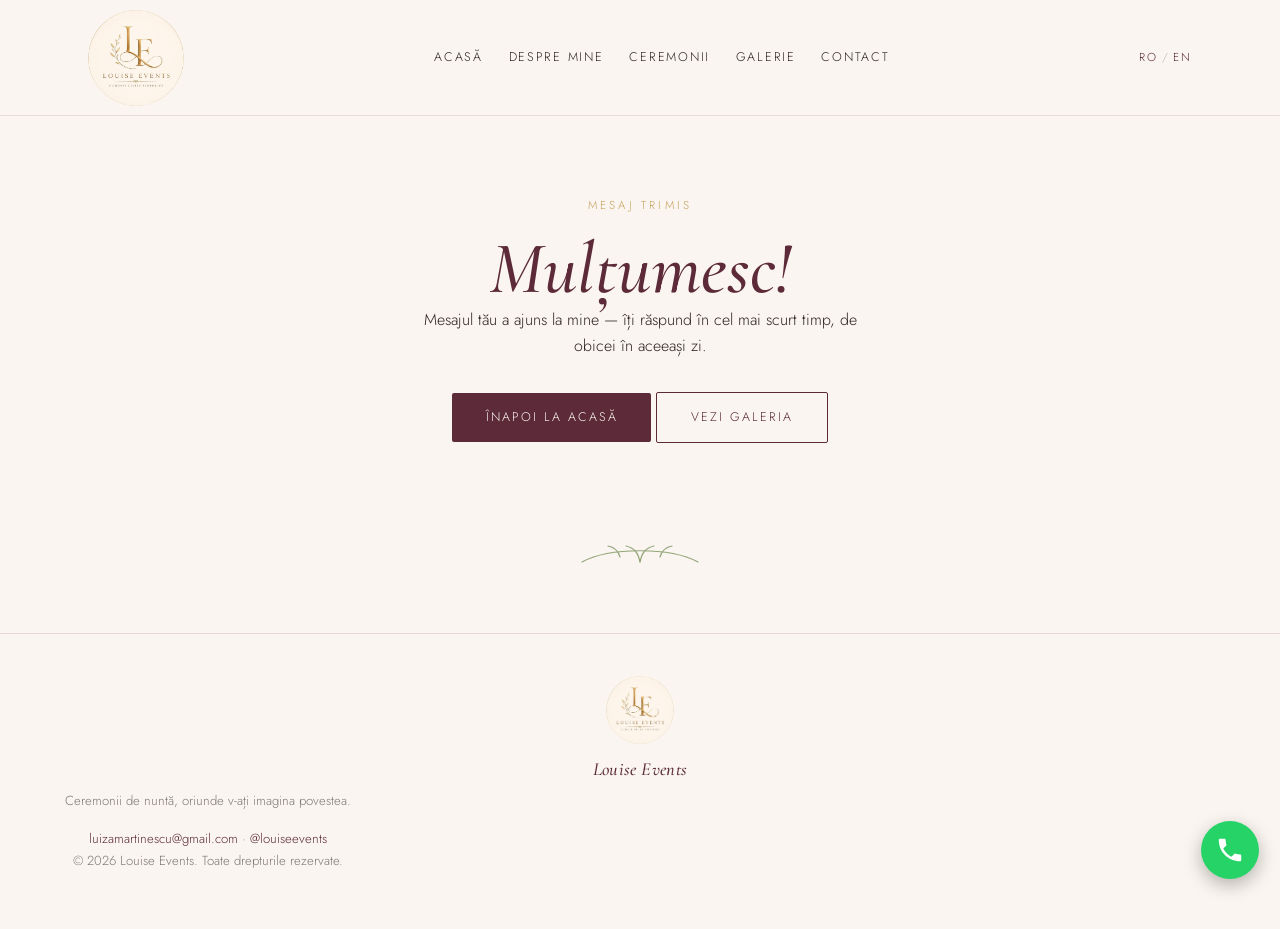
<file: multumesc.html>
<!DOCTYPE html>
<html lang="ro">
<head>
<meta charset="UTF-8">
<meta name="viewport" content="width=device-width, initial-scale=1.0">
<title>Mulțumesc — Louise Events</title>
<meta name="robots" content="noindex">
<link rel="stylesheet" href="css/style.css">
</head>
<body>

<header class="site">
  <div class="nav-inner">
    <a class="logotype" href="index.html"><img src="photos/louise-events-logo.jpg" alt="Louise Events" class="logo-mark"></a>
    <button class="nav-toggle" aria-label="Meniu" aria-expanded="false">☰</button>
    <nav>
      <ul>
        <li><a href="index.html">Acasă</a></li>
        <li><a href="despre.html">Despre mine</a></li>
        <li><a href="ceremonii.html">Ceremonii</a></li>
        <li><a href="galerie.html">Galerie</a></li>
        <li><a href="contact.html">Contact</a></li>
      </ul>
    </nav>
    <div class="lang-switch"><a href="multumesc.html">RO</a><span>/</span><a href="en/thank-you.html">EN</a></div>
  </div>
</header>

<main>
  <section class="hero wrap">
    <span class="eyebrow">Mesaj trimis</span>
    <h1>Mulțumesc!</h1>
    <p class="center">Mesajul tău a ajuns la mine — îți răspund în cel mai scurt timp, de obicei în aceeași zi.</p>
    <div>
      <a class="btn" href="index.html">Înapoi la Acasă</a>
      <a class="btn ghost" href="galerie.html">Vezi Galeria</a>
    </div>
  </section>

  <div class="sprig" aria-hidden="true">
    <svg viewBox="0 0 120 40" fill="none" stroke="currentColor" stroke-width="1.2" stroke-linecap="round">
      <path d="M2 20 C 30 5, 90 5, 118 20"/>
      <path d="M60 20 C58 10 54 6 46 4"/>
      <path d="M60 20 C62 10 66 6 74 4"/>
      <path d="M40 15 C38 8 34 5 28 4"/>
      <path d="M80 15 C82 8 86 5 92 4"/>
    </svg>
  </div>
</main>

<footer class="site">
  <img src="photos/louise-events-logo.jpg" alt="Louise Events" class="logo-mark">
  <span class="logotype">Louise Events</span>
  <p>Ceremonii de nuntă, oriunde v-ați imagina povestea.</p>
  <p class="contact-line"><a href="mailto:luizamartinescu@gmail.com">luizamartinescu@gmail.com</a> · <a href="https://www.facebook.com/profile.php?id=61591984422690" target="_blank" rel="noopener">@louiseevents</a></p>
  <p>© 2026 Louise Events. Toate drepturile rezervate.</p>
</footer>

<script src="js/nav.js"></script>
<script src="js/lightbox.js"></script>
<a class="whatsapp-float" href="https://wa.me/40724396225?text=Buna!%20As%20vrea%20sa%20aflu%20mai%20multe%20despre%20ceremoniile%20Louise%20Events." target="_blank" rel="noopener" aria-label="Scrie pe WhatsApp"><svg viewBox="0 0 24 24" fill="white" aria-hidden="true"><path d="M6.6 10.8c1.4 2.8 3.8 5.1 6.6 6.6l2.2-2.2c.3-.3.7-.4 1-.2 1.1.4 2.3.6 3.6.6.6 0 1 .4 1 1V20c0 .6-.4 1-1 1C10.6 21 3 13.4 3 4c0-.6.4-1 1-1h3.5c.6 0 1 .4 1 1 0 1.3.2 2.5.6 3.6.1.3 0 .7-.2 1L6.6 10.8z"/></svg></a>
</body>
</html>
</file>
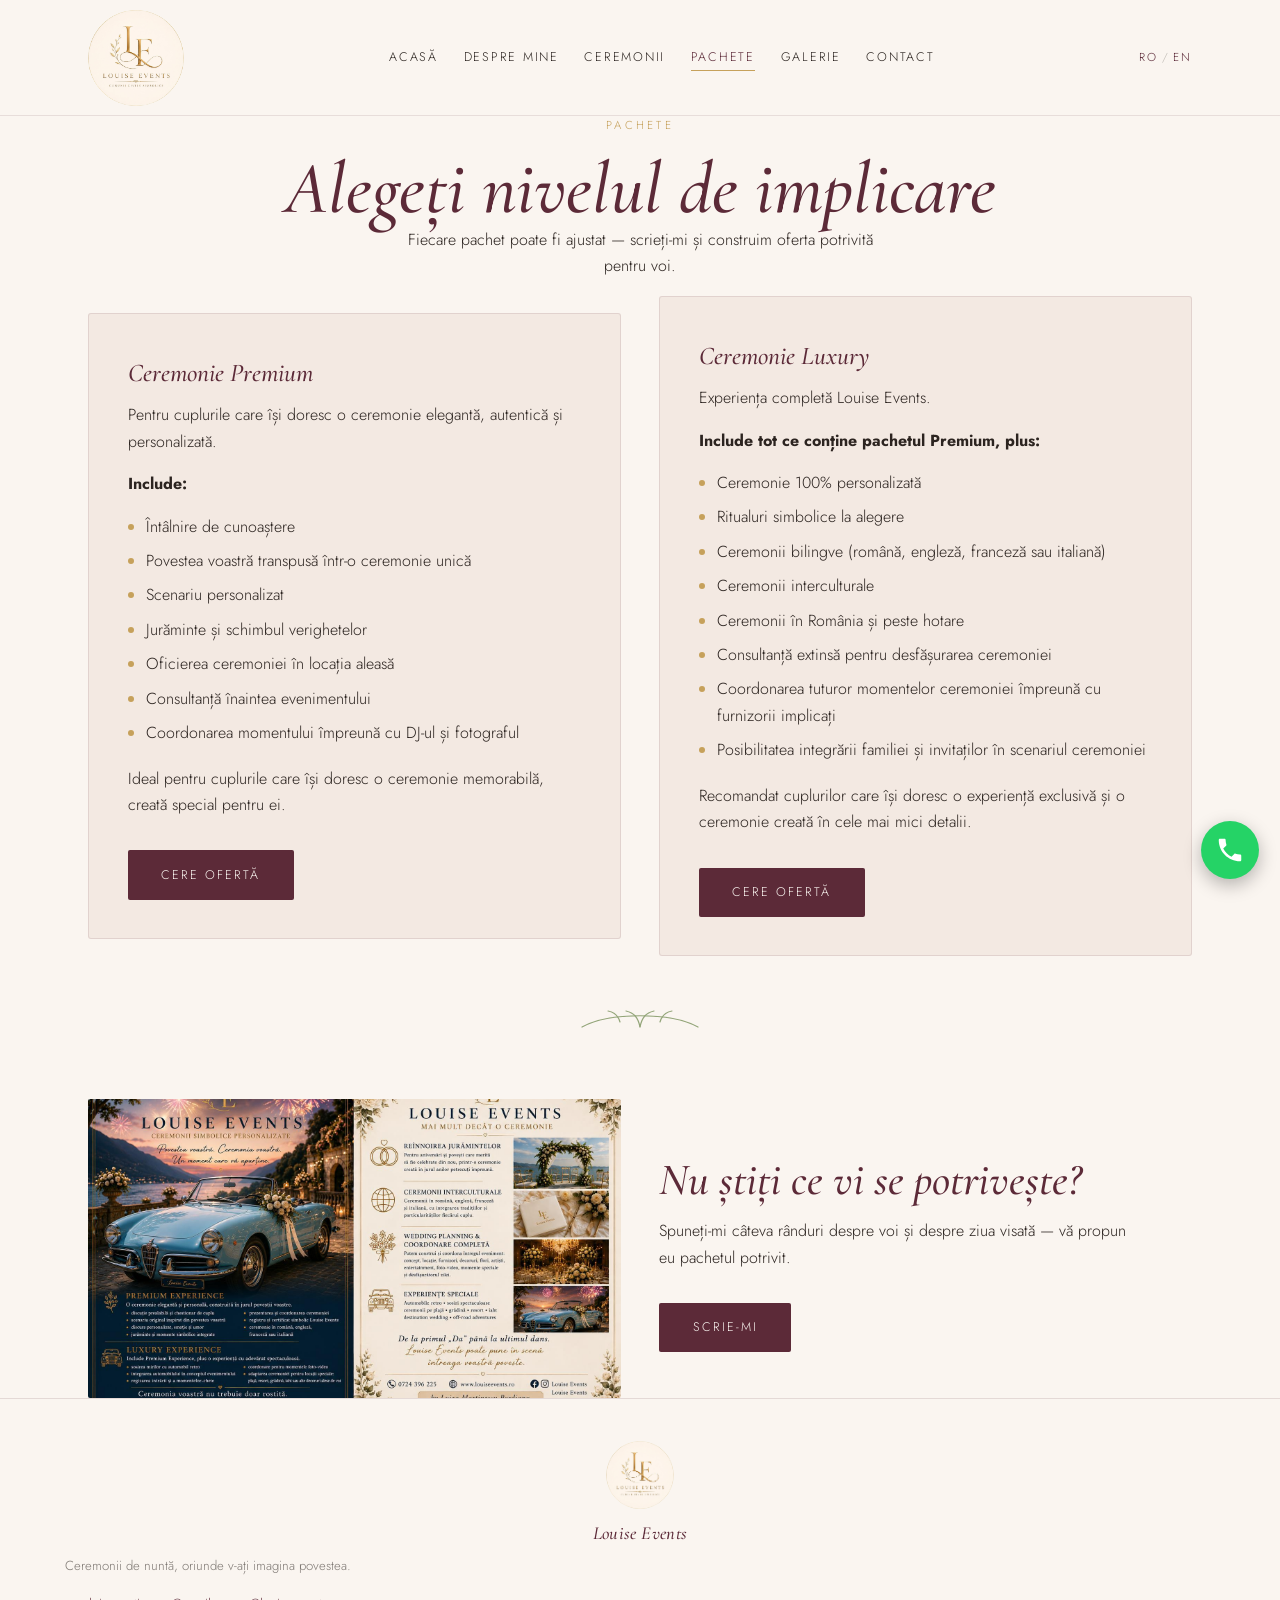
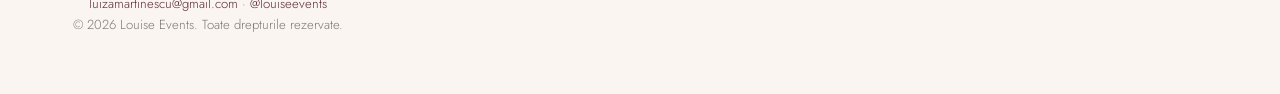
<file: pachete.html>
<!DOCTYPE html>
<html lang="ro">
<head>
<meta charset="UTF-8">
<meta name="viewport" content="width=device-width, initial-scale=1.0">
<title>Pachete — Louise Events</title>
<link rel="stylesheet" href="css/style.css">
</head>
<body>

<header class="site">
  <div class="nav-inner">
    <a class="logotype" href="index.html"><img src="photos/louise-events-logo.jpg" alt="Louise Events" class="logo-mark"></a>
    <button class="nav-toggle" aria-label="Meniu" aria-expanded="false">☰</button>
    <nav>
      <ul>
        <li><a href="index.html">Acasă</a></li>
        <li><a href="despre.html">Despre mine</a></li>
        <li><a href="ceremonii.html">Ceremonii</a></li>
        <li><a class="active" href="pachete.html">Pachete</a></li>
        <li><a href="galerie.html">Galerie</a></li>
        <li><a href="contact.html">Contact</a></li>
      </ul>
    </nav>
    <div class="lang-switch"><a href="pachete.html">RO</a><span>/</span><a href="en/packages.html">EN</a></div>
  </div>
</header>

<main>
  <section class="wrap center">
    <span class="eyebrow">Pachete</span>
    <h1>Alegeți nivelul de implicare</h1>
    <p class="center">Fiecare pachet poate fi ajustat — scrieți-mi și construim oferta potrivită pentru voi.</p>
  </section>

  <section class="wrap grid grid-2">
    <div class="card">
      <h3>Ceremonie Premium</h3>
      <p>Pentru cuplurile care își doresc o ceremonie elegantă, autentică și personalizată.</p>
      <p><strong>Include:</strong></p>
      <ul>
        <li>Întâlnire de cunoaștere</li>
        <li>Povestea voastră transpusă într-o ceremonie unică</li>
        <li>Scenariu personalizat</li>
        <li>Jurăminte și schimbul verighetelor</li>
        <li>Oficierea ceremoniei în locația aleasă</li>
        <li>Consultanță înaintea evenimentului</li>
        <li>Coordonarea momentului împreună cu DJ-ul și fotograful</li>
      </ul>
      <p>Ideal pentru cuplurile care își doresc o ceremonie memorabilă, creată special pentru ei.</p>
      <a class="btn" href="contact.html">Cere ofertă</a>
    </div>
    <div class="card">
      <h3>Ceremonie Luxury</h3>
      <p>Experiența completă Louise Events.</p>
      <p><strong>Include tot ce conține pachetul Premium, plus:</strong></p>
      <ul>
        <li>Ceremonie 100% personalizată</li>
        <li>Ritualuri simbolice la alegere</li>
        <li>Ceremonii bilingve (română, engleză, franceză sau italiană)</li>
        <li>Ceremonii interculturale</li>
        <li>Ceremonii în România și peste hotare</li>
        <li>Consultanță extinsă pentru desfășurarea ceremoniei</li>
        <li>Coordonarea tuturor momentelor ceremoniei împreună cu furnizorii implicați</li>
        <li>Posibilitatea integrării familiei și invitaților în scenariul ceremoniei</li>
      </ul>
      <p>Recomandat cuplurilor care își doresc o experiență exclusivă și o ceremonie creată în cele mai mici detalii.</p>
      <a class="btn" href="contact.html">Cere ofertă</a>
    </div>
  </section>

  <div class="sprig" aria-hidden="true">
    <svg viewBox="0 0 120 40" fill="none" stroke="currentColor" stroke-width="1.2" stroke-linecap="round">
      <path d="M2 20 C 30 5, 90 5, 118 20"/>
      <path d="M60 20 C58 10 54 6 46 4"/>
      <path d="M60 20 C62 10 66 6 74 4"/>
      <path d="M40 15 C38 8 34 5 28 4"/>
      <path d="M80 15 C82 8 86 5 92 4"/>
    </svg>
  </div>

  <section class="wrap grid grid-2">
    <div class="photo ratio-wide" data-slot="pachet-detaliu.jpg" style="background-image:url('photos/pachet-detaliu.jpg'), var(--fallback-grad)"></div>
    <div>
      <h2>Nu știți ce vi se potrivește?</h2>
      <p>Spuneți-mi câteva rânduri despre voi și despre ziua visată — vă propun eu pachetul potrivit.</p>
      <a class="btn" href="contact.html">Scrie-mi</a>
    </div>
  </section>
</main>

<footer class="site">
  <img src="photos/louise-events-logo.jpg" alt="Louise Events" class="logo-mark">
  <span class="logotype">Louise Events</span>
  <p>Ceremonii de nuntă, oriunde v-ați imagina povestea.</p>
  <p class="contact-line"><a href="mailto:luizamartinescu@gmail.com">luizamartinescu@gmail.com</a> · <a href="https://www.facebook.com/profile.php?id=61591984422690" target="_blank" rel="noopener">@louiseevents</a></p>
  <p>© 2026 Louise Events. Toate drepturile rezervate.</p>
</footer>

<script src="js/nav.js"></script>
<a class="whatsapp-float" href="https://wa.me/40724396225?text=Buna!%20As%20vrea%20sa%20aflu%20mai%20multe%20despre%20ceremoniile%20Louise%20Events." target="_blank" rel="noopener" aria-label="Scrie pe WhatsApp"><svg viewBox="0 0 24 24" fill="white" aria-hidden="true"><path d="M6.6 10.8c1.4 2.8 3.8 5.1 6.6 6.6l2.2-2.2c.3-.3.7-.4 1-.2 1.1.4 2.3.6 3.6.6.6 0 1 .4 1 1V20c0 .6-.4 1-1 1C10.6 21 3 13.4 3 4c0-.6.4-1 1-1h3.5c.6 0 1 .4 1 1 0 1.3.2 2.5.6 3.6.1.3 0 .7-.2 1L6.6 10.8z"/></svg></a>
</body>
</html>
</file>
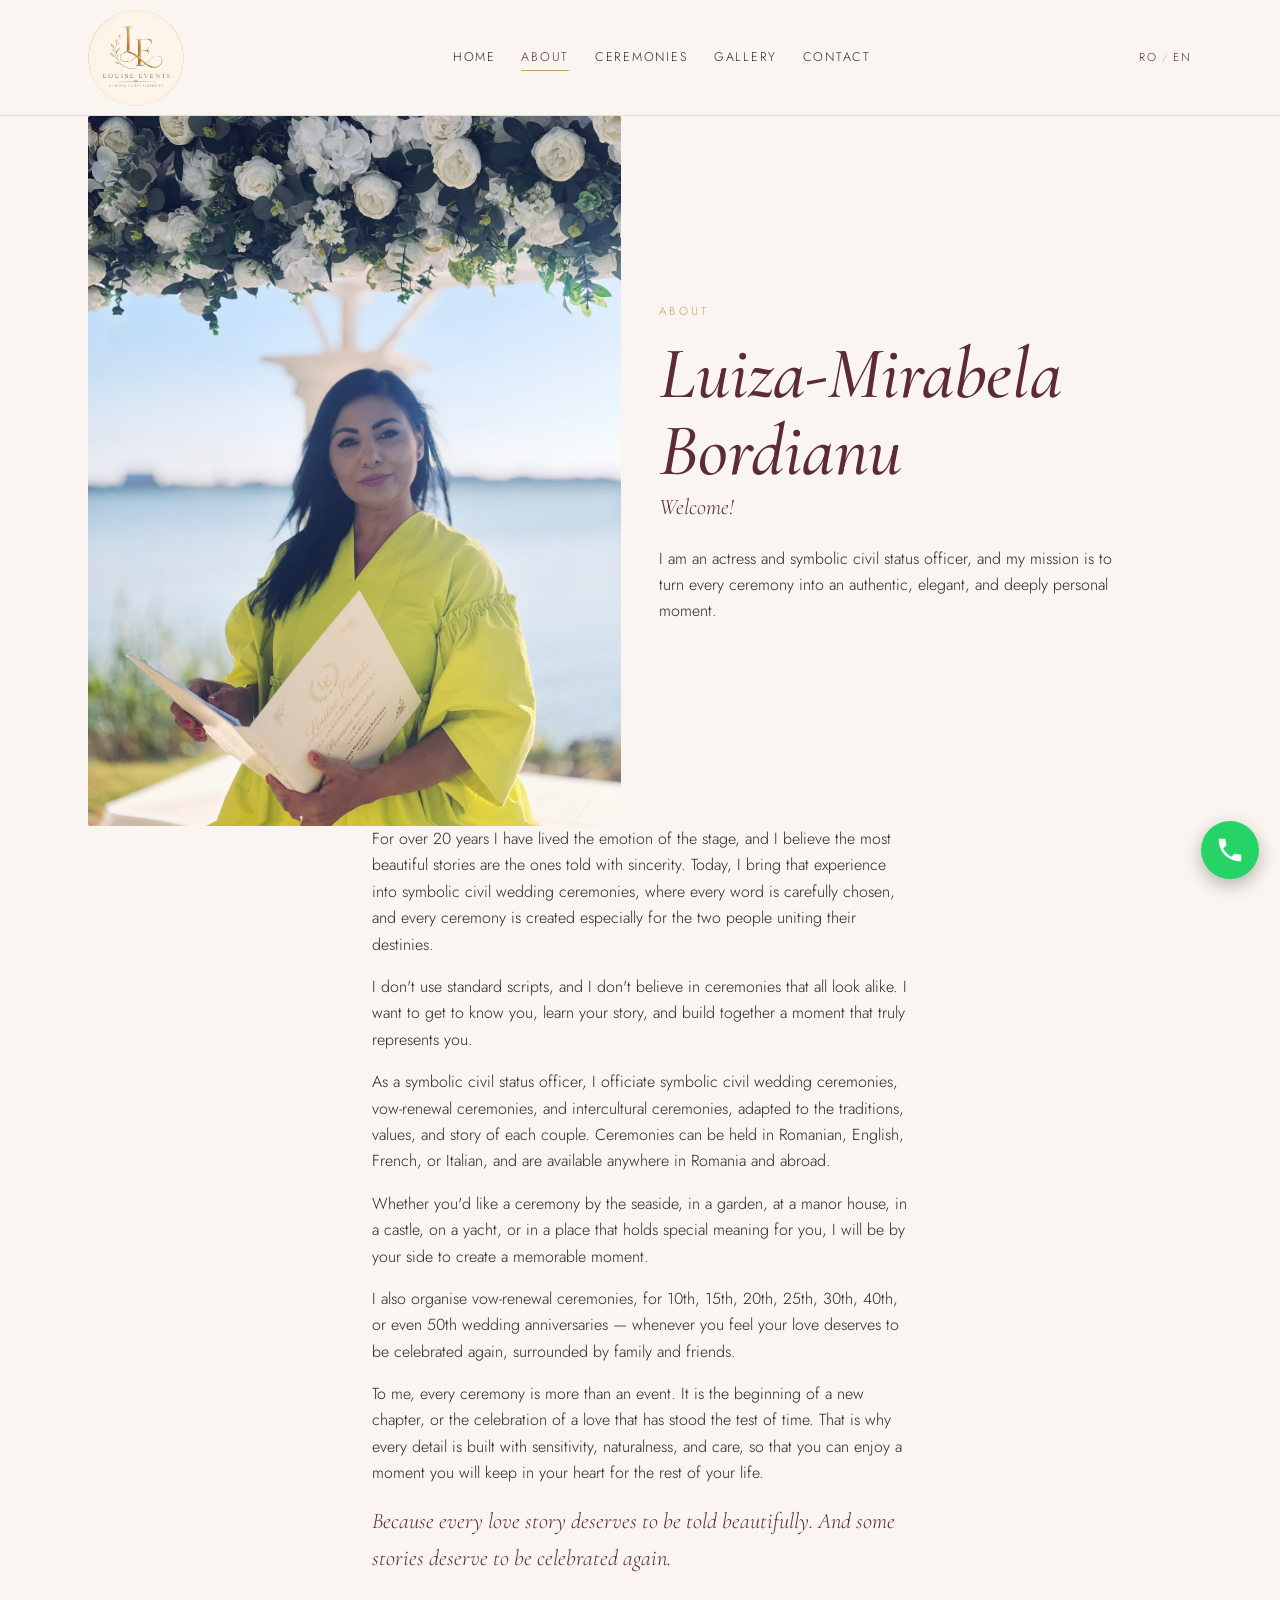
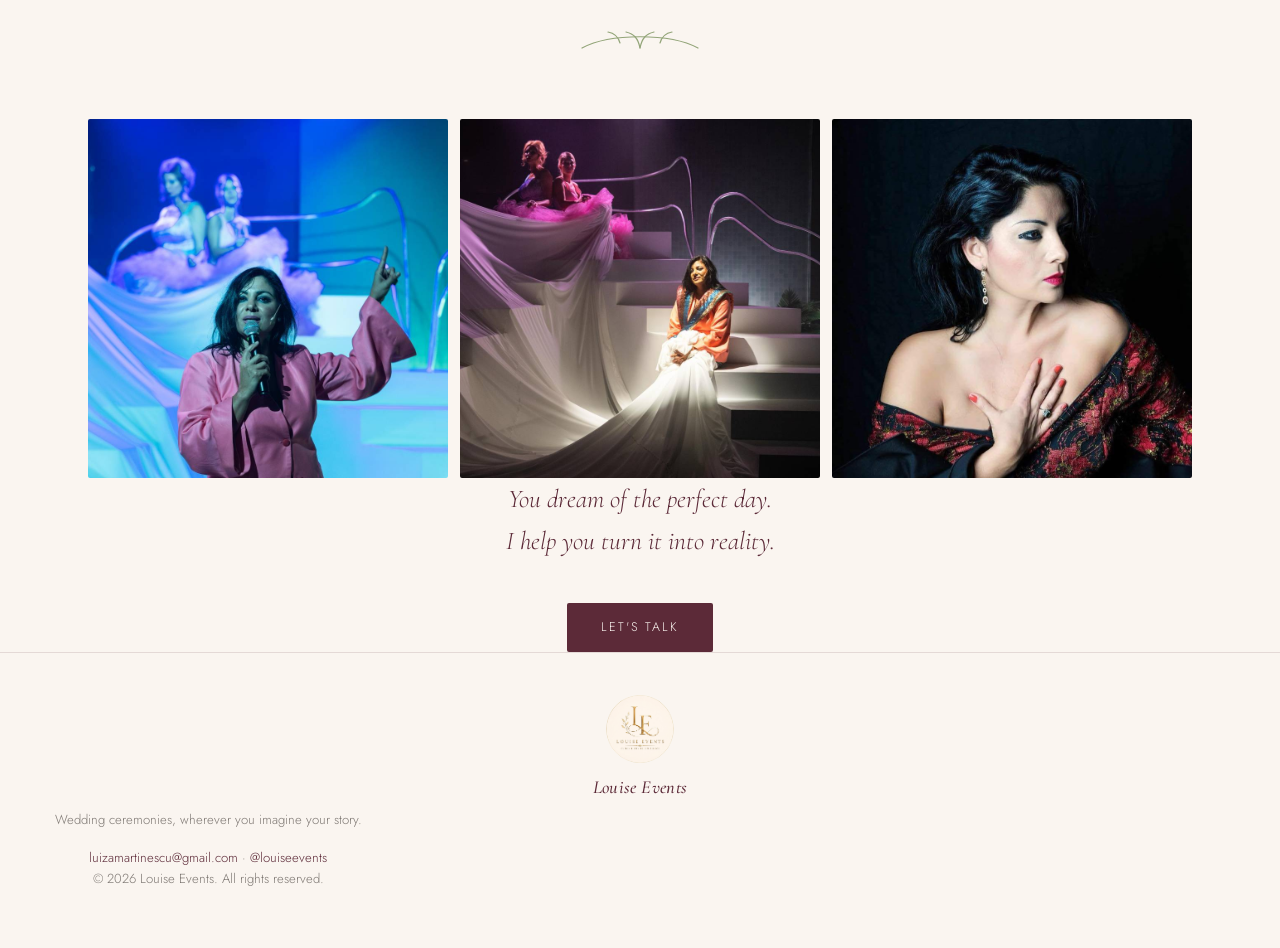
<file: en/about.html>
<!DOCTYPE html>
<html lang="en">
<head>
<meta charset="UTF-8">
<meta name="viewport" content="width=device-width, initial-scale=1.0">
<title>About — Louise Events</title>
<link rel="stylesheet" href="../css/style.css">
</head>
<body>

<header class="site">
  <div class="nav-inner">
    <a class="logotype" href="index.html"><img src="../photos/louise-events-logo.jpg" alt="Louise Events" class="logo-mark"></a>
    <button class="nav-toggle" aria-label="Menu" aria-expanded="false">☰</button>
    <nav>
      <ul>
        <li><a href="index.html">Home</a></li>
        <li><a class="active" href="about.html">About</a></li>
        <li><a href="ceremonies.html">Ceremonies</a></li>
        <li><a href="gallery.html">Gallery</a></li>
        <li><a href="contact.html">Contact</a></li>
      </ul>
    </nav>
    <div class="lang-switch"><a href="../despre.html">RO</a><span>/</span><a href="about.html">EN</a></div>
  </div>
</header>

<main>
  <section class="wrap grid grid-2">
    <div class="photo ratio-tall" data-slot="despre-portret.jpg" data-full="../photos/despre-portret.jpg" style="background-image:url('../photos/despre-portret.jpg'), var(--fallback-grad)"></div>
    <div>
      <span class="eyebrow">About</span>
      <h1>Luiza-Mirabela Bordianu</h1>
      <p class="lead">Welcome!</p>
      <p>I am an actress and symbolic civil status officer, and my mission is to turn every ceremony into an authentic, elegant, and deeply personal moment.</p>
    </div>
  </section>

  <section class="wrap prose">
    <p>For over 20 years I have lived the emotion of the stage, and I believe the most beautiful stories are the ones told with sincerity. Today, I bring that experience into symbolic civil wedding ceremonies, where every word is carefully chosen, and every ceremony is created especially for the two people uniting their destinies.</p>
    <p>I don't use standard scripts, and I don't believe in ceremonies that all look alike. I want to get to know you, learn your story, and build together a moment that truly represents you.</p>
    <p>As a symbolic civil status officer, I officiate symbolic civil wedding ceremonies, vow-renewal ceremonies, and intercultural ceremonies, adapted to the traditions, values, and story of each couple. Ceremonies can be held in Romanian, English, French, or Italian, and are available anywhere in Romania and abroad.</p>
    <p>Whether you'd like a ceremony by the seaside, in a garden, at a manor house, in a castle, on a yacht, or in a place that holds special meaning for you, I will be by your side to create a memorable moment.</p>
    <p>I also organise vow-renewal ceremonies, for 10th, 15th, 20th, 25th, 30th, 40th, or even 50th wedding anniversaries — whenever you feel your love deserves to be celebrated again, surrounded by family and friends.</p>
    <p>To me, every ceremony is more than an event. It is the beginning of a new chapter, or the celebration of a love that has stood the test of time. That is why every detail is built with sensitivity, naturalness, and care, so that you can enjoy a moment you will keep in your heart for the rest of your life.</p>
    <p class="lead">Because every love story deserves to be told beautifully. And some stories deserve to be celebrated again.</p>
  </section>

  <div class="sprig" aria-hidden="true">
    <svg viewBox="0 0 120 40" fill="none" stroke="currentColor" stroke-width="1.2" stroke-linecap="round">
      <path d="M2 20 C 30 5, 90 5, 118 20"/>
      <path d="M60 20 C58 10 54 6 46 4"/>
      <path d="M60 20 C62 10 66 6 74 4"/>
      <path d="M40 15 C38 8 34 5 28 4"/>
      <path d="M80 15 C82 8 86 5 92 4"/>
    </svg>
  </div>

  <section class="wrap">
    <div class="gallery-grid">
      <div class="photo ratio-square" data-slot="despre-detaliu-01.jpg" data-full="../photos/despre-detaliu-01.jpg" style="background-image:url('../photos/despre-detaliu-01.jpg'), var(--fallback-grad)"></div>
      <div class="photo ratio-square" data-slot="despre-detaliu-02.jpg" data-full="../photos/despre-detaliu-02.jpg" style="background-image:url('../photos/despre-detaliu-02.jpg'), var(--fallback-grad)"></div>
      <div class="photo ratio-square" data-slot="despre-detaliu-03.jpg" data-full="../photos/despre-detaliu-03.jpg" style="background-image:url('../photos/despre-detaliu-03.jpg'), var(--fallback-grad)"></div>
    </div>
  </section>

  <section class="wrap center">
    <p class="closing-line">You dream of the perfect day.<br>I help you turn it into reality.</p>
    <a class="btn" href="contact.html" style="margin-top:1.5rem">Let's talk</a>
  </section>
</main>

<footer class="site">
  <img src="../photos/louise-events-logo.jpg" alt="Louise Events" class="logo-mark">
  <span class="logotype">Louise Events</span>
  <p>Wedding ceremonies, wherever you imagine your story.</p>
  <p class="contact-line"><a href="mailto:luizamartinescu@gmail.com">luizamartinescu@gmail.com</a> · <a href="https://www.facebook.com/profile.php?id=61591984422690" target="_blank" rel="noopener">@louiseevents</a></p>
  <p>© 2026 Louise Events. All rights reserved.</p>
</footer>

<script src="../js/nav.js"></script>
<script src="../js/lightbox.js"></script>
<a class="whatsapp-float" href="https://wa.me/40724396225?text=Hello!%20I%20would%20like%20to%20find%20out%20more%20about%20Louise%20Events%20ceremonies." target="_blank" rel="noopener" aria-label="Message on WhatsApp"><svg viewBox="0 0 24 24" fill="white" aria-hidden="true"><path d="M6.6 10.8c1.4 2.8 3.8 5.1 6.6 6.6l2.2-2.2c.3-.3.7-.4 1-.2 1.1.4 2.3.6 3.6.6.6 0 1 .4 1 1V20c0 .6-.4 1-1 1C10.6 21 3 13.4 3 4c0-.6.4-1 1-1h3.5c.6 0 1 .4 1 1 0 1.3.2 2.5.6 3.6.1.3 0 .7-.2 1L6.6 10.8z"/></svg></a>
</body>
</html>
</file>
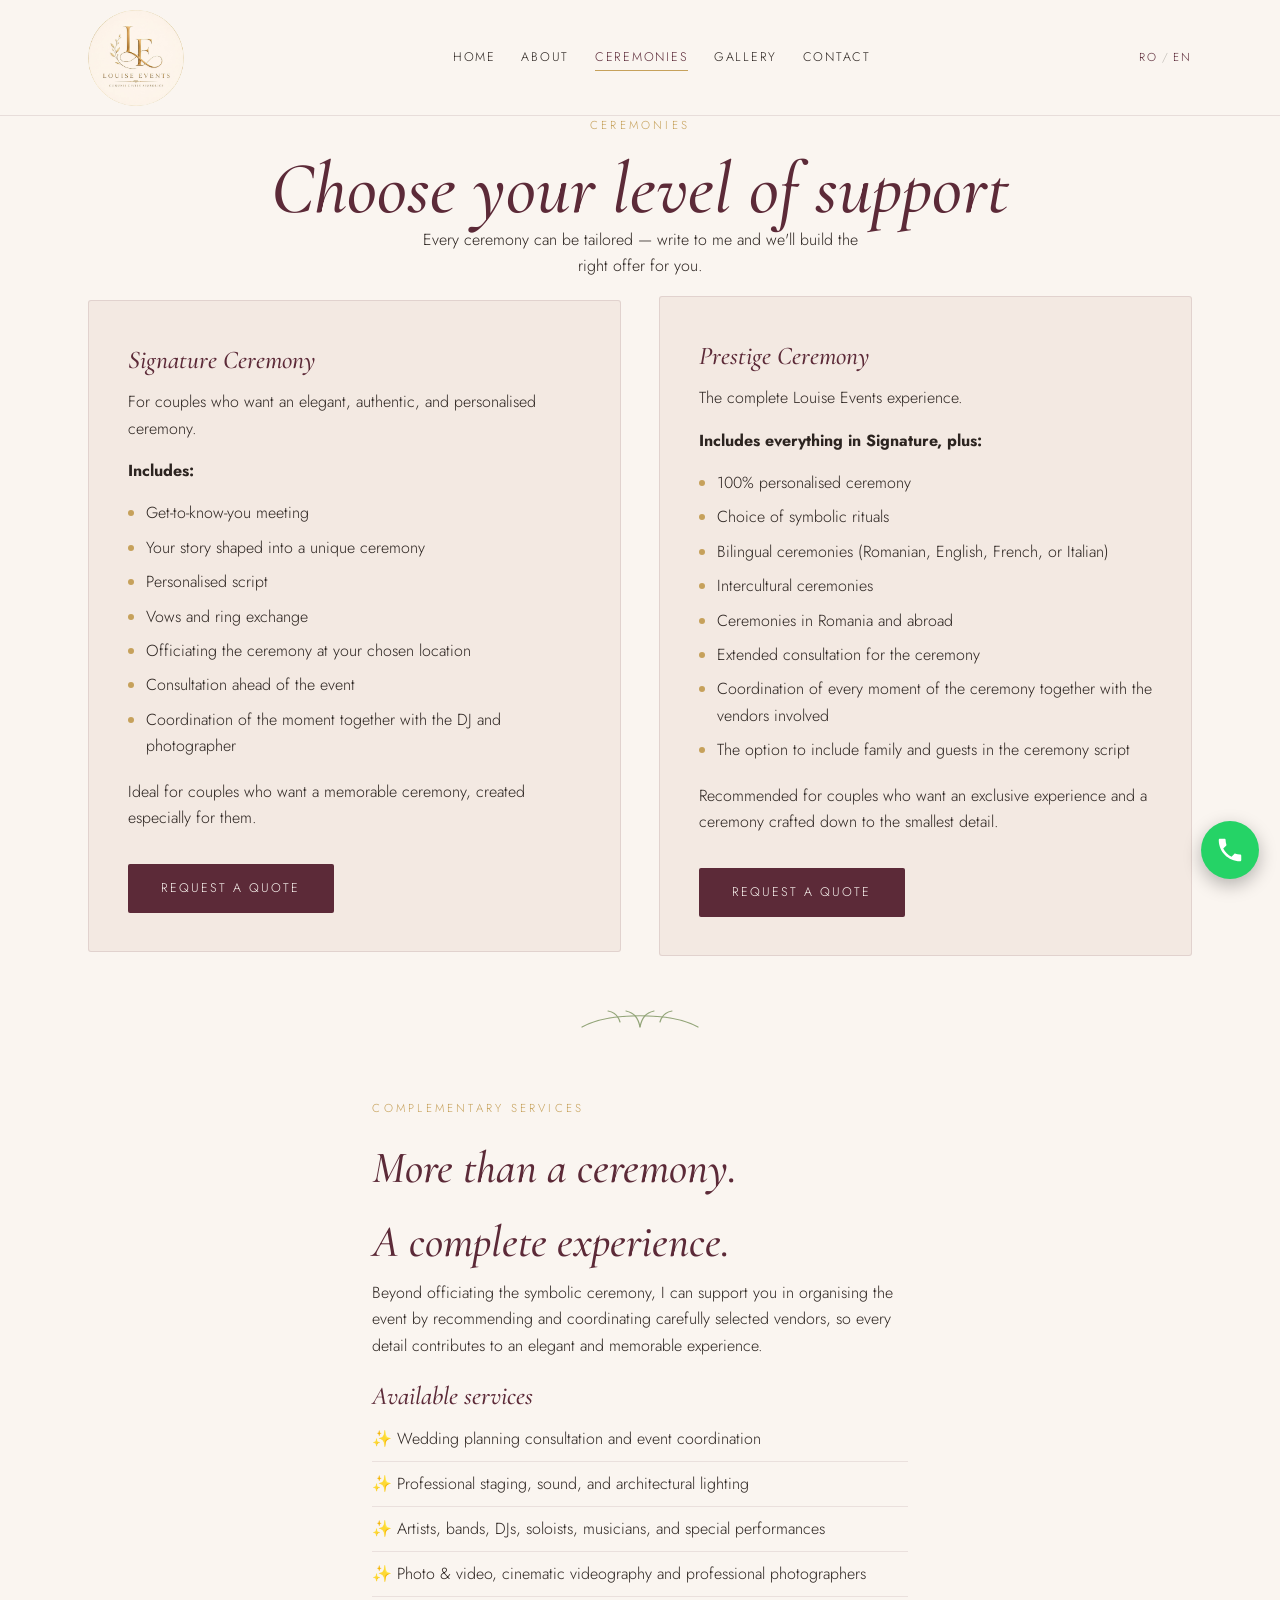
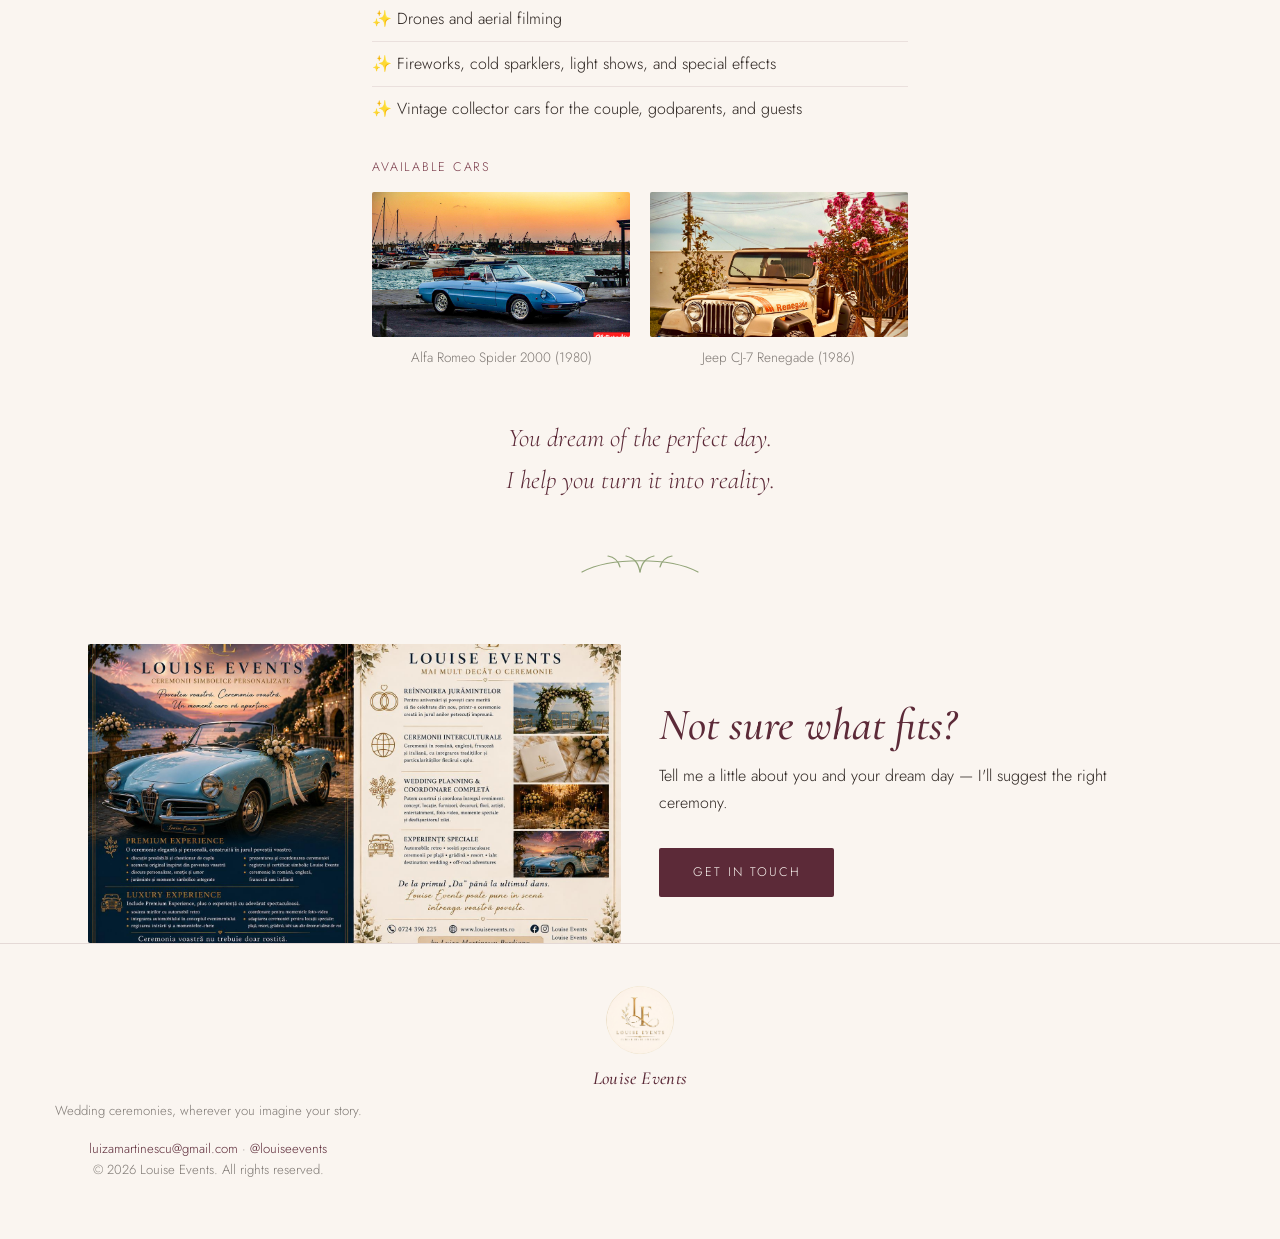
<file: en/ceremonies.html>
<!DOCTYPE html>
<html lang="en">
<head>
<meta charset="UTF-8">
<meta name="viewport" content="width=device-width, initial-scale=1.0">
<title>Ceremonies — Louise Events</title>
<link rel="stylesheet" href="../css/style.css">
</head>
<body>

<header class="site">
  <div class="nav-inner">
    <a class="logotype" href="index.html"><img src="../photos/louise-events-logo.jpg" alt="Louise Events" class="logo-mark"></a>
    <button class="nav-toggle" aria-label="Menu" aria-expanded="false">☰</button>
    <nav>
      <ul>
        <li><a href="index.html">Home</a></li>
        <li><a href="about.html">About</a></li>
        <li><a class="active" href="ceremonies.html">Ceremonies</a></li>
        <li><a href="gallery.html">Gallery</a></li>
        <li><a href="contact.html">Contact</a></li>
      </ul>
    </nav>
    <div class="lang-switch"><a href="../ceremonii.html">RO</a><span>/</span><a href="ceremonies.html">EN</a></div>
  </div>
</header>

<main>
  <section class="wrap center">
    <span class="eyebrow">Ceremonies</span>
    <h1>Choose your level of support</h1>
    <p class="center">Every ceremony can be tailored — write to me and we'll build the right offer for you.</p>
  </section>

  <section class="wrap grid grid-2">
    <div class="card">
      <h3>Signature Ceremony</h3>
      <p>For couples who want an elegant, authentic, and personalised ceremony.</p>
      <p><strong>Includes:</strong></p>
      <ul>
        <li>Get-to-know-you meeting</li>
        <li>Your story shaped into a unique ceremony</li>
        <li>Personalised script</li>
        <li>Vows and ring exchange</li>
        <li>Officiating the ceremony at your chosen location</li>
        <li>Consultation ahead of the event</li>
        <li>Coordination of the moment together with the DJ and photographer</li>
      </ul>
      <p>Ideal for couples who want a memorable ceremony, created especially for them.</p>
      <a class="btn" href="contact.html">Request a quote</a>
    </div>
    <div class="card">
      <h3>Prestige Ceremony</h3>
      <p>The complete Louise Events experience.</p>
      <p><strong>Includes everything in Signature, plus:</strong></p>
      <ul>
        <li>100% personalised ceremony</li>
        <li>Choice of symbolic rituals</li>
        <li>Bilingual ceremonies (Romanian, English, French, or Italian)</li>
        <li>Intercultural ceremonies</li>
        <li>Ceremonies in Romania and abroad</li>
        <li>Extended consultation for the ceremony</li>
        <li>Coordination of every moment of the ceremony together with the vendors involved</li>
        <li>The option to include family and guests in the ceremony script</li>
      </ul>
      <p>Recommended for couples who want an exclusive experience and a ceremony crafted down to the smallest detail.</p>
      <a class="btn" href="contact.html">Request a quote</a>
    </div>
  </section>

  <div class="sprig" aria-hidden="true">
    <svg viewBox="0 0 120 40" fill="none" stroke="currentColor" stroke-width="1.2" stroke-linecap="round">
      <path d="M2 20 C 30 5, 90 5, 118 20"/>
      <path d="M60 20 C58 10 54 6 46 4"/>
      <path d="M60 20 C62 10 66 6 74 4"/>
      <path d="M40 15 C38 8 34 5 28 4"/>
      <path d="M80 15 C82 8 86 5 92 4"/>
    </svg>
  </div>

  <section class="wrap prose">
    <span class="eyebrow">Complementary Services</span>
    <h2>More than a ceremony.<br>A complete experience.</h2>
    <p>Beyond officiating the symbolic ceremony, I can support you in organising the event by recommending and coordinating carefully selected vendors, so every detail contributes to an elegant and memorable experience.</p>
    <h3>Available services</h3>
    <ul class="service-list">
      <li>✨ Wedding planning consultation and event coordination</li>
      <li>✨ Professional staging, sound, and architectural lighting</li>
      <li>✨ Artists, bands, DJs, soloists, musicians, and special performances</li>
      <li>✨ Photo &amp; video, cinematic videography and professional photographers</li>
      <li>✨ Drones and aerial filming</li>
      <li>✨ Fireworks, cold sparklers, light shows, and special effects</li>
      <li>✨ Vintage collector cars for the couple, godparents, and guests</li>
    </ul>

    <div class="car-options">
      <span class="car-options-label">Available cars</span>
      <div class="car-options-grid">
        <div>
          <div class="photo ratio-wide" data-slot="masina-alfa-romeo-spider-1980.jpg" data-full="../photos/masina-alfa-romeo-spider-1980.jpg" style="background-image:url('../photos/masina-alfa-romeo-spider-1980.jpg'), var(--fallback-grad)"></div>
          <p class="car-caption">Alfa Romeo Spider 2000 (1980)</p>
        </div>
        <div>
          <div class="photo ratio-wide" data-slot="masina-jeep-cj7-1986.jpg" data-full="../photos/masina-jeep-cj7-1986.jpg" style="background-image:url('../photos/masina-jeep-cj7-1986.jpg'), var(--fallback-grad)"></div>
          <p class="car-caption">Jeep CJ-7 Renegade (1986)</p>
        </div>
      </div>
    </div>
  </section>

  <section class="wrap center">
    <p class="closing-line">You dream of the perfect day.<br>I help you turn it into reality.</p>
  </section>

  <div class="sprig" aria-hidden="true">
    <svg viewBox="0 0 120 40" fill="none" stroke="currentColor" stroke-width="1.2" stroke-linecap="round">
      <path d="M2 20 C 30 5, 90 5, 118 20"/>
      <path d="M60 20 C58 10 54 6 46 4"/>
      <path d="M60 20 C62 10 66 6 74 4"/>
      <path d="M40 15 C38 8 34 5 28 4"/>
      <path d="M80 15 C82 8 86 5 92 4"/>
    </svg>
  </div>

  <section class="wrap grid grid-2">
    <div class="photo ratio-wide" data-slot="pachet-detaliu.jpg" data-full="../photos/pachet-detaliu.jpg" style="background-image:url('../photos/pachet-detaliu.jpg'), var(--fallback-grad)"></div>
    <div>
      <h2>Not sure what fits?</h2>
      <p>Tell me a little about you and your dream day — I'll suggest the right ceremony.</p>
      <a class="btn" href="contact.html">Get in touch</a>
    </div>
  </section>
</main>

<footer class="site">
  <img src="../photos/louise-events-logo.jpg" alt="Louise Events" class="logo-mark">
  <span class="logotype">Louise Events</span>
  <p>Wedding ceremonies, wherever you imagine your story.</p>
  <p class="contact-line"><a href="mailto:luizamartinescu@gmail.com">luizamartinescu@gmail.com</a> · <a href="https://www.facebook.com/profile.php?id=61591984422690" target="_blank" rel="noopener">@louiseevents</a></p>
  <p>© 2026 Louise Events. All rights reserved.</p>
</footer>

<script src="../js/nav.js"></script>
<script src="../js/lightbox.js"></script>
<a class="whatsapp-float" href="https://wa.me/40724396225?text=Hello!%20I%20would%20like%20to%20find%20out%20more%20about%20Louise%20Events%20ceremonies." target="_blank" rel="noopener" aria-label="Message on WhatsApp"><svg viewBox="0 0 24 24" fill="white" aria-hidden="true"><path d="M6.6 10.8c1.4 2.8 3.8 5.1 6.6 6.6l2.2-2.2c.3-.3.7-.4 1-.2 1.1.4 2.3.6 3.6.6.6 0 1 .4 1 1V20c0 .6-.4 1-1 1C10.6 21 3 13.4 3 4c0-.6.4-1 1-1h3.5c.6 0 1 .4 1 1 0 1.3.2 2.5.6 3.6.1.3 0 .7-.2 1L6.6 10.8z"/></svg></a>
</body>
</html>
</file>
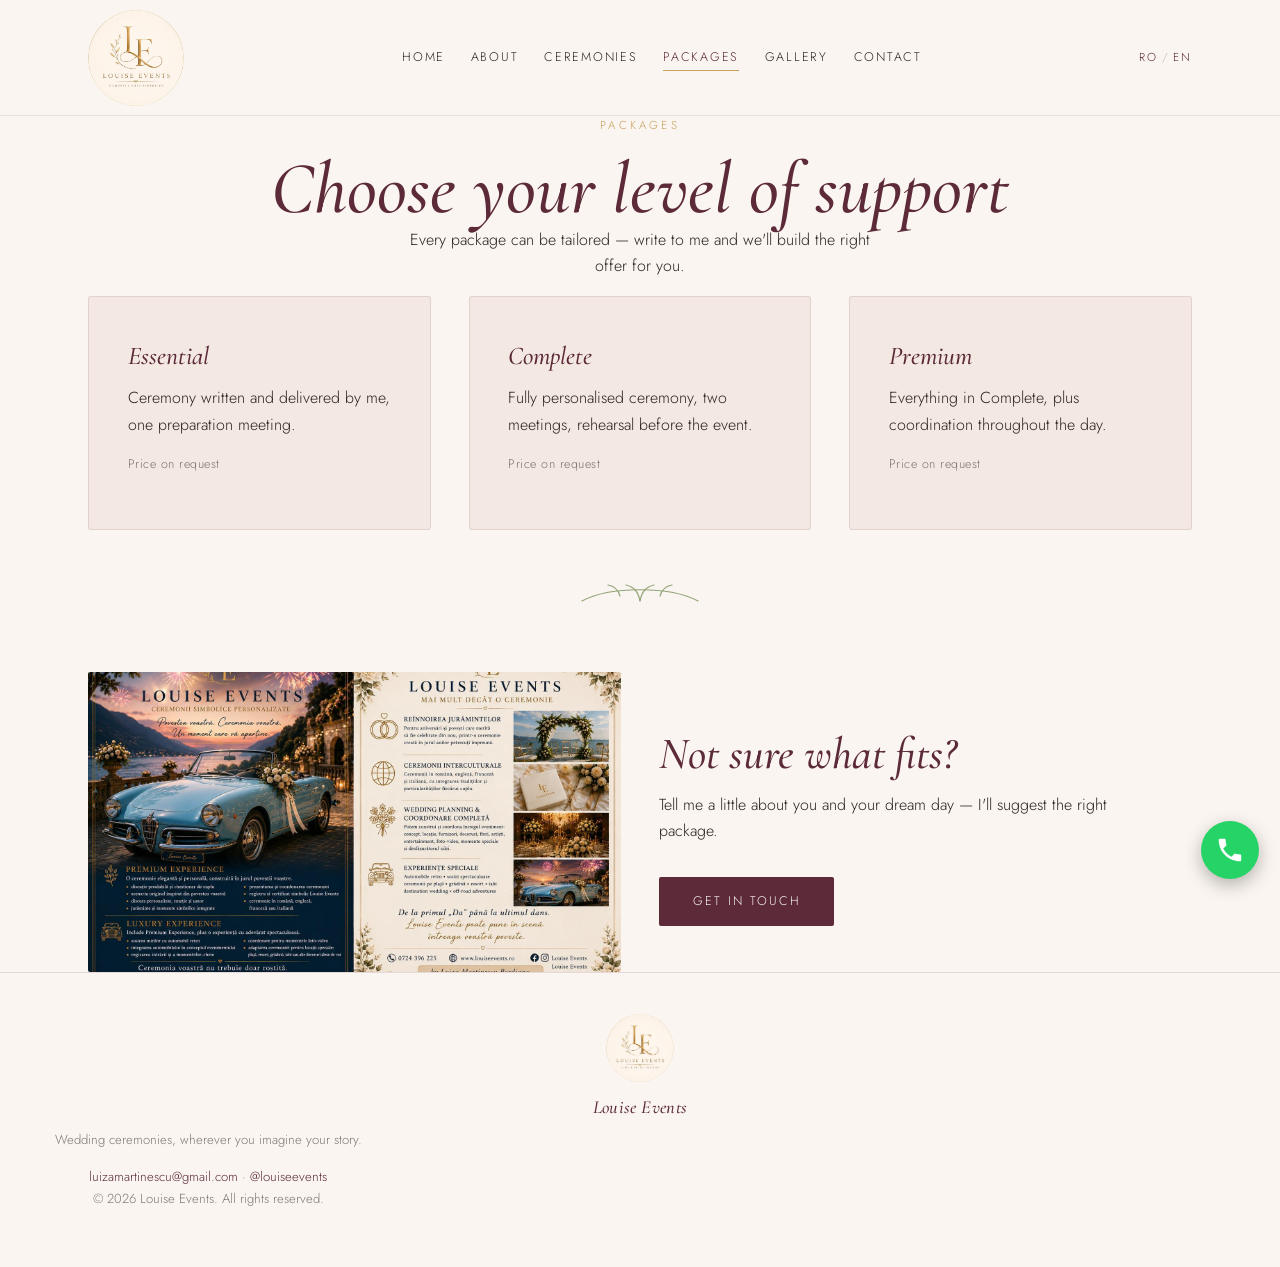
<file: en/packages.html>
<!DOCTYPE html>
<html lang="en">
<head>
<meta charset="UTF-8">
<meta name="viewport" content="width=device-width, initial-scale=1.0">
<title>Packages — Louise Events</title>
<link rel="stylesheet" href="../css/style.css">
</head>
<body>

<header class="site">
  <div class="nav-inner">
    <a class="logotype" href="index.html"><img src="../photos/louise-events-logo.jpg" alt="Louise Events" class="logo-mark"></a>
    <button class="nav-toggle" aria-label="Menu" aria-expanded="false">☰</button>
    <nav>
      <ul>
        <li><a href="index.html">Home</a></li>
        <li><a href="about.html">About</a></li>
        <li><a href="ceremonies.html">Ceremonies</a></li>
        <li><a class="active" href="packages.html">Packages</a></li>
        <li><a href="gallery.html">Gallery</a></li>
        <li><a href="contact.html">Contact</a></li>
      </ul>
    </nav>
    <div class="lang-switch"><a href="../pachete.html">RO</a><span>/</span><a href="packages.html">EN</a></div>
  </div>
</header>

<main>
  <section class="wrap center">
    <span class="eyebrow">Packages</span>
    <h1>Choose your level of support</h1>
    <p class="center">Every package can be tailored — write to me and we'll build the right offer for you.</p>
  </section>

  <section class="wrap grid grid-3">
    <div class="card">
      <h3>Essential</h3>
      <p>Ceremony written and delivered by me, one preparation meeting.</p>
      <p class="price-note">Price on request</p>
    </div>
    <div class="card">
      <h3>Complete</h3>
      <p>Fully personalised ceremony, two meetings, rehearsal before the event.</p>
      <p class="price-note">Price on request</p>
    </div>
    <div class="card">
      <h3>Premium</h3>
      <p>Everything in Complete, plus coordination throughout the day.</p>
      <p class="price-note">Price on request</p>
    </div>
  </section>

  <div class="sprig" aria-hidden="true">
    <svg viewBox="0 0 120 40" fill="none" stroke="currentColor" stroke-width="1.2" stroke-linecap="round">
      <path d="M2 20 C 30 5, 90 5, 118 20"/>
      <path d="M60 20 C58 10 54 6 46 4"/>
      <path d="M60 20 C62 10 66 6 74 4"/>
      <path d="M40 15 C38 8 34 5 28 4"/>
      <path d="M80 15 C82 8 86 5 92 4"/>
    </svg>
  </div>

  <section class="wrap grid grid-2">
    <div class="photo ratio-wide" data-slot="pachet-detaliu.jpg" style="background-image:url('../photos/pachet-detaliu.jpg'), var(--fallback-grad)"></div>
    <div>
      <h2>Not sure what fits?</h2>
      <p>Tell me a little about you and your dream day — I'll suggest the right package.</p>
      <a class="btn" href="contact.html">Get in touch</a>
    </div>
  </section>
</main>

<footer class="site">
  <img src="../photos/louise-events-logo.jpg" alt="Louise Events" class="logo-mark">
  <span class="logotype">Louise Events</span>
  <p>Wedding ceremonies, wherever you imagine your story.</p>
  <p class="contact-line"><a href="mailto:luizamartinescu@gmail.com">luizamartinescu@gmail.com</a> · <a href="https://www.facebook.com/profile.php?id=61591984422690" target="_blank" rel="noopener">@louiseevents</a></p>
  <p>© 2026 Louise Events. All rights reserved.</p>
</footer>

<script src="../js/nav.js"></script>
<a class="whatsapp-float" href="https://wa.me/40724396225?text=Hello!%20I%20would%20like%20to%20find%20out%20more%20about%20Louise%20Events%20ceremonies." target="_blank" rel="noopener" aria-label="Message on WhatsApp"><svg viewBox="0 0 24 24" fill="white" aria-hidden="true"><path d="M6.6 10.8c1.4 2.8 3.8 5.1 6.6 6.6l2.2-2.2c.3-.3.7-.4 1-.2 1.1.4 2.3.6 3.6.6.6 0 1 .4 1 1V20c0 .6-.4 1-1 1C10.6 21 3 13.4 3 4c0-.6.4-1 1-1h3.5c.6 0 1 .4 1 1 0 1.3.2 2.5.6 3.6.1.3 0 .7-.2 1L6.6 10.8z"/></svg></a>
</body>
</html>
</file>
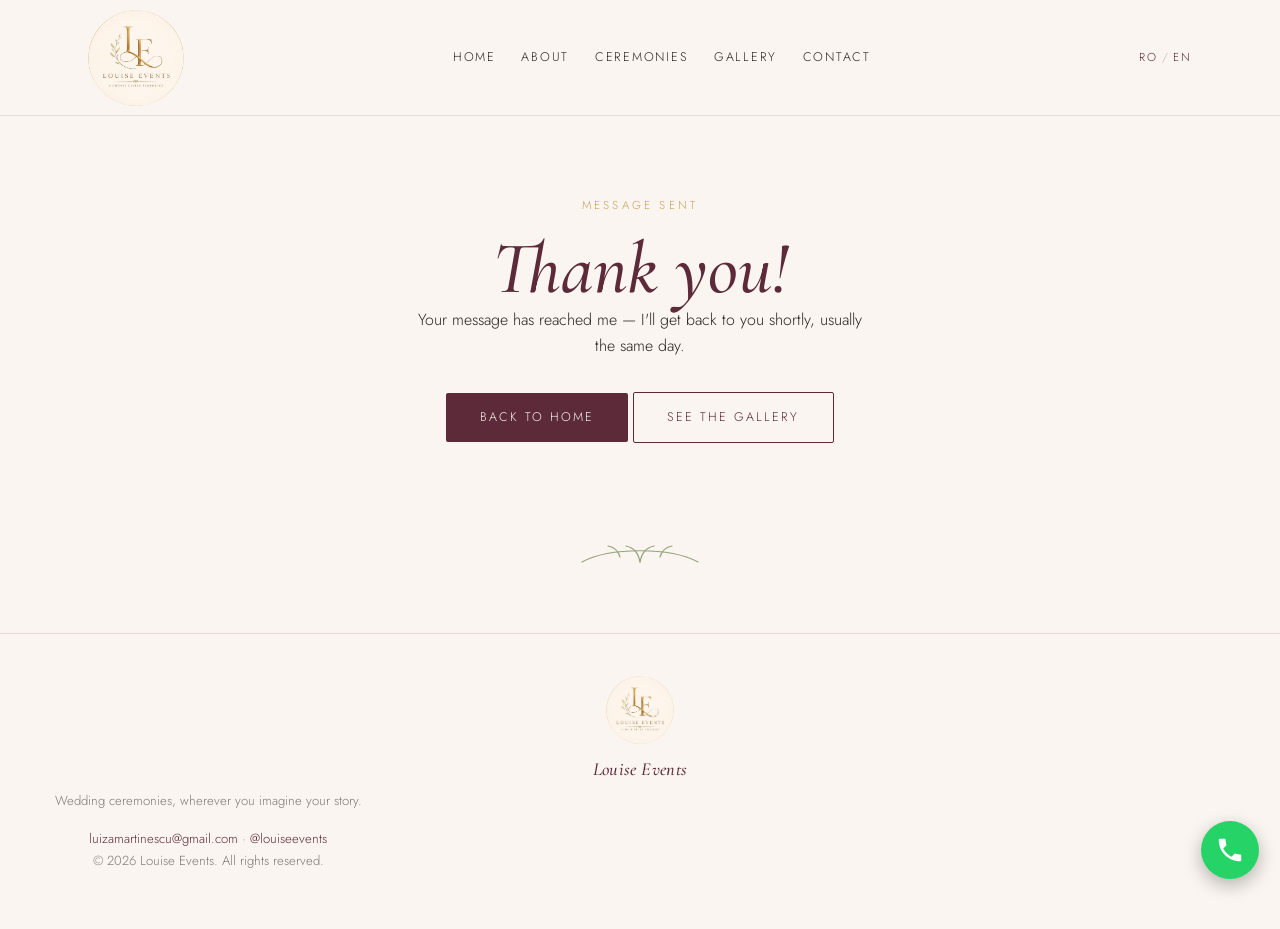
<file: en/thank-you.html>
<!DOCTYPE html>
<html lang="en">
<head>
<meta charset="UTF-8">
<meta name="viewport" content="width=device-width, initial-scale=1.0">
<title>Thank You — Louise Events</title>
<meta name="robots" content="noindex">
<link rel="stylesheet" href="../css/style.css">
</head>
<body>

<header class="site">
  <div class="nav-inner">
    <a class="logotype" href="index.html"><img src="../photos/louise-events-logo.jpg" alt="Louise Events" class="logo-mark"></a>
    <button class="nav-toggle" aria-label="Menu" aria-expanded="false">☰</button>
    <nav>
      <ul>
        <li><a href="index.html">Home</a></li>
        <li><a href="about.html">About</a></li>
        <li><a href="ceremonies.html">Ceremonies</a></li>
        <li><a href="gallery.html">Gallery</a></li>
        <li><a href="contact.html">Contact</a></li>
      </ul>
    </nav>
    <div class="lang-switch"><a href="../multumesc.html">RO</a><span>/</span><a href="thank-you.html">EN</a></div>
  </div>
</header>

<main>
  <section class="hero wrap">
    <span class="eyebrow">Message sent</span>
    <h1>Thank you!</h1>
    <p class="center">Your message has reached me — I'll get back to you shortly, usually the same day.</p>
    <div>
      <a class="btn" href="index.html">Back to Home</a>
      <a class="btn ghost" href="gallery.html">See the Gallery</a>
    </div>
  </section>

  <div class="sprig" aria-hidden="true">
    <svg viewBox="0 0 120 40" fill="none" stroke="currentColor" stroke-width="1.2" stroke-linecap="round">
      <path d="M2 20 C 30 5, 90 5, 118 20"/>
      <path d="M60 20 C58 10 54 6 46 4"/>
      <path d="M60 20 C62 10 66 6 74 4"/>
      <path d="M40 15 C38 8 34 5 28 4"/>
      <path d="M80 15 C82 8 86 5 92 4"/>
    </svg>
  </div>
</main>

<footer class="site">
  <img src="../photos/louise-events-logo.jpg" alt="Louise Events" class="logo-mark">
  <span class="logotype">Louise Events</span>
  <p>Wedding ceremonies, wherever you imagine your story.</p>
  <p class="contact-line"><a href="mailto:luizamartinescu@gmail.com">luizamartinescu@gmail.com</a> · <a href="https://www.facebook.com/profile.php?id=61591984422690" target="_blank" rel="noopener">@louiseevents</a></p>
  <p>© 2026 Louise Events. All rights reserved.</p>
</footer>

<script src="../js/nav.js"></script>
<script src="../js/lightbox.js"></script>
<a class="whatsapp-float" href="https://wa.me/40724396225?text=Hello!%20I%20would%20like%20to%20find%20out%20more%20about%20Louise%20Events%20ceremonies." target="_blank" rel="noopener" aria-label="Message on WhatsApp"><svg viewBox="0 0 24 24" fill="white" aria-hidden="true"><path d="M6.6 10.8c1.4 2.8 3.8 5.1 6.6 6.6l2.2-2.2c.3-.3.7-.4 1-.2 1.1.4 2.3.6 3.6.6.6 0 1 .4 1 1V20c0 .6-.4 1-1 1C10.6 21 3 13.4 3 4c0-.6.4-1 1-1h3.5c.6 0 1 .4 1 1 0 1.3.2 2.5.6 3.6.1.3 0 .7-.2 1L6.6 10.8z"/></svg></a>
</body>
</html>
</file>
<file: css/style.css>
/* ============================================================
   Luiza Mirabela — Ceremonii de nuntă
   Palette: ivory / blush / bordeaux wine / sage greenery / soft gold
   Type: Cormorant Garamond (display) + Jost (body)
   ============================================================ */

@import url('https://fonts.googleapis.com/css2?family=Cormorant+Garamond:ital,wght@0,400;0,500;0,600;1,400;1,500&family=Jost:wght@300;400;500&display=swap');

:root{
  --ivory:   #FAF5F0;
  --ivory-2: #F3E9E2;
  --blush:   #E3C2BE;
  --wine:    #5C2A38;
  --wine-2:  #7A3B4A;
  --sage:    #93A579;
  --gold:    #C6A15B;
  --ink:     #2C2420;
  --ink-60:  rgba(44,36,32,.6);

  --fallback-grad: linear-gradient(135deg, var(--blush) 0%, var(--ivory-2) 60%, var(--ivory) 100%);

  --max: 1180px;
  --gap: clamp(1.5rem, 3vw, 3rem);
}

*{ box-sizing:border-box; }
html{ scroll-behavior:smooth; }
body{
  margin:0;
  background:var(--ivory);
  color:var(--ink);
  font-family:'Jost', sans-serif;
  font-weight:300;
  line-height:1.65;
  -webkit-font-smoothing:antialiased;
}
img{ max-width:100%; display:block; }
a{ color:inherit; text-decoration:none; }

h1,h2,h3,.logotype{
  font-family:'Cormorant Garamond', serif;
  font-weight:500;
  color:var(--wine);
  margin:0;
}
h1{ font-size:clamp(2.6rem, 6vw, 4.6rem); font-style:italic; line-height:1.05; }
h2{ font-size:clamp(1.9rem, 4vw, 2.8rem); font-style:italic; }
h3{ font-size:clamp(1.3rem, 2.4vw, 1.6rem); font-style:italic; }

.eyebrow{
  display:block;
  font-family:'Jost', sans-serif;
  font-size:.72rem;
  letter-spacing:.28em;
  text-transform:uppercase;
  color:var(--gold);
  margin-bottom:.9rem;
}

p{ margin:0 0 1rem; max-width:52ch; }
.center p{ margin-left:auto; margin-right:auto; }

.wrap{ max-width:var(--max); margin:0 auto; padding:0 var(--gap); }
.center{ text-align:center; }

/* ---------- Nav ---------- */
header.site{
  position:sticky; top:0; z-index:50;
  background:rgba(250,245,240,.9);
  backdrop-filter:blur(6px);
  border-bottom:1px solid rgba(92,42,56,.12);
}
.nav-inner{
  max-width:var(--max); margin:0 auto; padding:.6rem var(--gap);
  display:flex; align-items:center; justify-content:space-between; gap:1rem;
}
.logotype{ font-size:1.5rem; font-style:italic; letter-spacing:.02em; }
.logotype .dot{ color:var(--gold); }
.logo-mark{
  display:block;
  height:52px; width:52px;
  border-radius:50%;
  object-fit:cover;
}
.nav-inner .logo-mark{
  height:96px; width:96px;
}
footer.site .logo-mark{ height:68px; width:68px; margin:0 auto .6rem; }

@media (max-width: 780px){
  .nav-inner .logo-mark{ height:64px; width:64px; }
}

nav ul{
  list-style:none; display:flex; gap:1.6rem; margin:0; padding:0;
  font-size:.78rem; letter-spacing:.14em; text-transform:uppercase;
}
nav a{ color:var(--ink); position:relative; padding-bottom:.2rem; }
nav a.active, nav a:hover{ color:var(--wine); }
nav a.active::after{
  content:''; position:absolute; left:0; right:0; bottom:-2px; height:1px; background:var(--gold);
}
.lang-switch{ font-size:.72rem; letter-spacing:.16em; color:var(--ink-60); white-space:nowrap; }
.lang-switch a{ color:var(--wine); }
.lang-switch span{ margin:0 .3em; opacity:.5; }

.nav-toggle{ display:none; background:none; border:0; font-size:1.4rem; color:var(--wine); cursor:pointer; }

@media (max-width: 780px){
  nav ul{
    position:fixed; inset:64px 0 auto 0; background:var(--ivory);
    flex-direction:column; gap:0; padding:.5rem 0; transform:translateY(-8px);
    opacity:0; pointer-events:none; transition:.25s ease; border-bottom:1px solid rgba(92,42,56,.12);
  }
  nav ul.open{ opacity:1; pointer-events:auto; transform:translateY(0); }
  nav li{ padding:.8rem var(--gap); border-top:1px solid rgba(92,42,56,.08); }
  .nav-toggle{ display:block; }
  .lang-switch{ display:none; }
}

/* ---------- Photo placeholder system ----------
   Drop the real file into /photos using the exact
   filename referenced in each page's inline style,
   e.g. background-image:url('../photos/hero-acasa.jpg')
   It will replace the soft gradient automatically —
   no HTML/CSS edits required.
------------------------------------------------- */
.photo{
  background:var(--fallback-grad);
  background-size:cover;
  background-position:center;
  border-radius:2px;
  position:relative;
  overflow:hidden;
}
.photo.ratio-hero, .video-embed.ratio-hero{ aspect-ratio: 16/10; }
.photo.ratio-tall, .video-embed.ratio-tall{ aspect-ratio: 3/4; }
.photo.ratio-square, .video-embed.ratio-square{ aspect-ratio: 1/1; }
.photo.ratio-wide, .video-embed.ratio-wide{ aspect-ratio: 16/9; }
.video-embed.ratio-vertical{ aspect-ratio: 9/16; }

/* ---------- Video embed (YouTube / Vimeo), same sizing system as photos ---------- */
.video-embed{
  aspect-ratio: 16/9;
  position:relative;
  overflow:hidden;
  border-radius:2px;
  background:#111;
}
.video-embed iframe{
  position:absolute; inset:0;
  width:100%; height:100%;
  border:0;
}
.video-embed video{
  position:absolute; inset:0;
  width:100%; height:100%;
  object-fit:contain;
  background:#000;
}

/* ---------- Layout blocks ---------- */
section{ padding: clamp(3rem, 7vw, 6rem) 0; }
.section-tight{ padding: clamp(2rem, 4vw, 3rem) 0; }

.hero{
  display:grid; place-items:center; text-align:center;
  padding: clamp(3rem, 8vw, 5rem) 0 clamp(2rem, 5vw, 3rem);
}
.hero .photo{ width:100%; margin-top:2.2rem; }

.grid{ display:grid; gap:var(--gap); }
.grid-2{ grid-template-columns:1fr; }
.grid-3{ grid-template-columns:1fr; }
@media (min-width:720px){
  .grid-2{ grid-template-columns:1fr 1fr; align-items:center; }
  .grid-3{ grid-template-columns:repeat(3,1fr); }
}

.gallery-grid{
  display:grid; grid-template-columns:repeat(2,1fr); gap:.6rem;
}
@media (min-width:640px){ .gallery-grid{ grid-template-columns:repeat(3,1fr); gap:.8rem; } }
.gallery-grid .photo:nth-child(3n+1){ }

.card{
  background:var(--ivory-2);
  border:1px solid rgba(92,42,56,.12);
  padding: clamp(1.6rem, 3vw, 2.4rem);
  border-radius:3px;
}
.card h3{ margin-bottom:.5rem; }
.card ul{ margin:0 0 1.2rem; padding-left:1.15rem; }
.card ul li{ margin-bottom:.5rem; }
.card ul li::marker{ color:var(--gold); }
.card .price-note{ font-size:.78rem; color:var(--ink-60); letter-spacing:.04em; margin-top:1rem; }

.prose{ max-width:68ch; margin:0 auto; }
.prose p{ max-width:none; }
.lead{ font-family:'Cormorant Garamond', serif; font-style:italic; font-size:1.4rem; color:var(--wine); margin-bottom:1.2rem; }
.service-list{ list-style:none; padding:0; margin:0 0 1.5rem; }
.service-list li{ padding:.55rem 0; border-bottom:1px solid rgba(92,42,56,.1); }
.service-list li:last-child{ border-bottom:none; }
.closing-line{ font-family:'Cormorant Garamond', serif; font-style:italic; font-size:1.6rem; color:var(--wine); }

.car-options{ margin:1.6rem 0 2rem; }
.car-options-label{
  font-size:.78rem; letter-spacing:.14em; text-transform:uppercase;
  color:var(--wine-2); margin-bottom:.9rem; display:block;
}
.car-options-grid{ display:grid; grid-template-columns:1fr; gap:1.2rem; }
@media (min-width:600px){ .car-options-grid{ grid-template-columns:1fr 1fr; } }
.car-caption{
  text-align:center; margin-top:.6rem; font-size:.85rem; color:var(--ink-60);
}

[data-full]{ cursor:zoom-in; }

.lightbox-overlay{
  position:fixed; inset:0; z-index:200;
  background:rgba(20,14,12,.9);
  display:flex; align-items:center; justify-content:center;
  padding:4vh 4vw; cursor:zoom-out;
  opacity:0; pointer-events:none;
  transition:opacity .2s ease;
}
.lightbox-overlay.open{ opacity:1; pointer-events:auto; }
.lightbox-overlay img{
  max-width:100%; max-height:92vh;
  border-radius:3px;
  box-shadow:0 20px 60px rgba(0,0,0,.5);
}
@media (prefers-reduced-motion: reduce){
  .lightbox-overlay{ transition:none; }
}

.btn{
  display:inline-block;
  font-family:'Jost', sans-serif; font-size:.78rem; letter-spacing:.16em; text-transform:uppercase;
  color:var(--ivory); background:var(--wine);
  padding:.9rem 2.1rem; border-radius:2px; margin-top:1rem;
  transition:background .2s ease;
}
.btn:hover{ background:var(--wine-2); }
.btn.ghost{ background:transparent; color:var(--wine); border:1px solid var(--wine); }

/* ---------- Signature divider: single-line botanical sprig ---------- */
.sprig{
  display:flex; justify-content:center; margin: clamp(2rem,5vw,3.2rem) 0;
  color:var(--sage);
}
.sprig svg{ width:120px; height:auto; }

/* ---------- WhatsApp floating button ---------- */
.whatsapp-float{
  position:fixed; right:1.3rem; bottom:1.3rem; z-index:80;
  display:flex; align-items:center; justify-content:center;
  width:58px; height:58px; border-radius:50%;
  background:#25D366; box-shadow:0 6px 18px rgba(0,0,0,.28);
  transition:transform .2s ease;
}
.whatsapp-float:hover{ transform:scale(1.07); }
.whatsapp-float svg{ width:30px; height:30px; }

/* ---------- Contact form result message ---------- */
.form-result{
  margin-top:1rem; font-size:.9rem;
  min-height:1.2em;
}
.form-result[data-state="ok"]{ color:var(--sage); }
.form-result[data-state="err"]{ color:#a03b3b; }
.form-result[data-state="sending"]{ color:var(--ink-60); }

/* ---------- Footer ---------- */
footer.site{
  border-top:1px solid rgba(92,42,56,.14);
  padding: 2.6rem 0; text-align:center;
  font-size:.82rem; color:var(--ink-60);
}
footer.site .logotype{ font-size:1.15rem; margin-bottom:.4rem; display:block; }
footer.site a{ color:var(--wine); }
footer.site .contact-line{ margin:.6rem 0 0; }

/* Accessibility */
a:focus-visible, button:focus-visible{ outline:2px solid var(--gold); outline-offset:2px; }
@media (prefers-reduced-motion: reduce){
  html{ scroll-behavior:auto; }
  .btn{ transition:none; }
}
</file>
